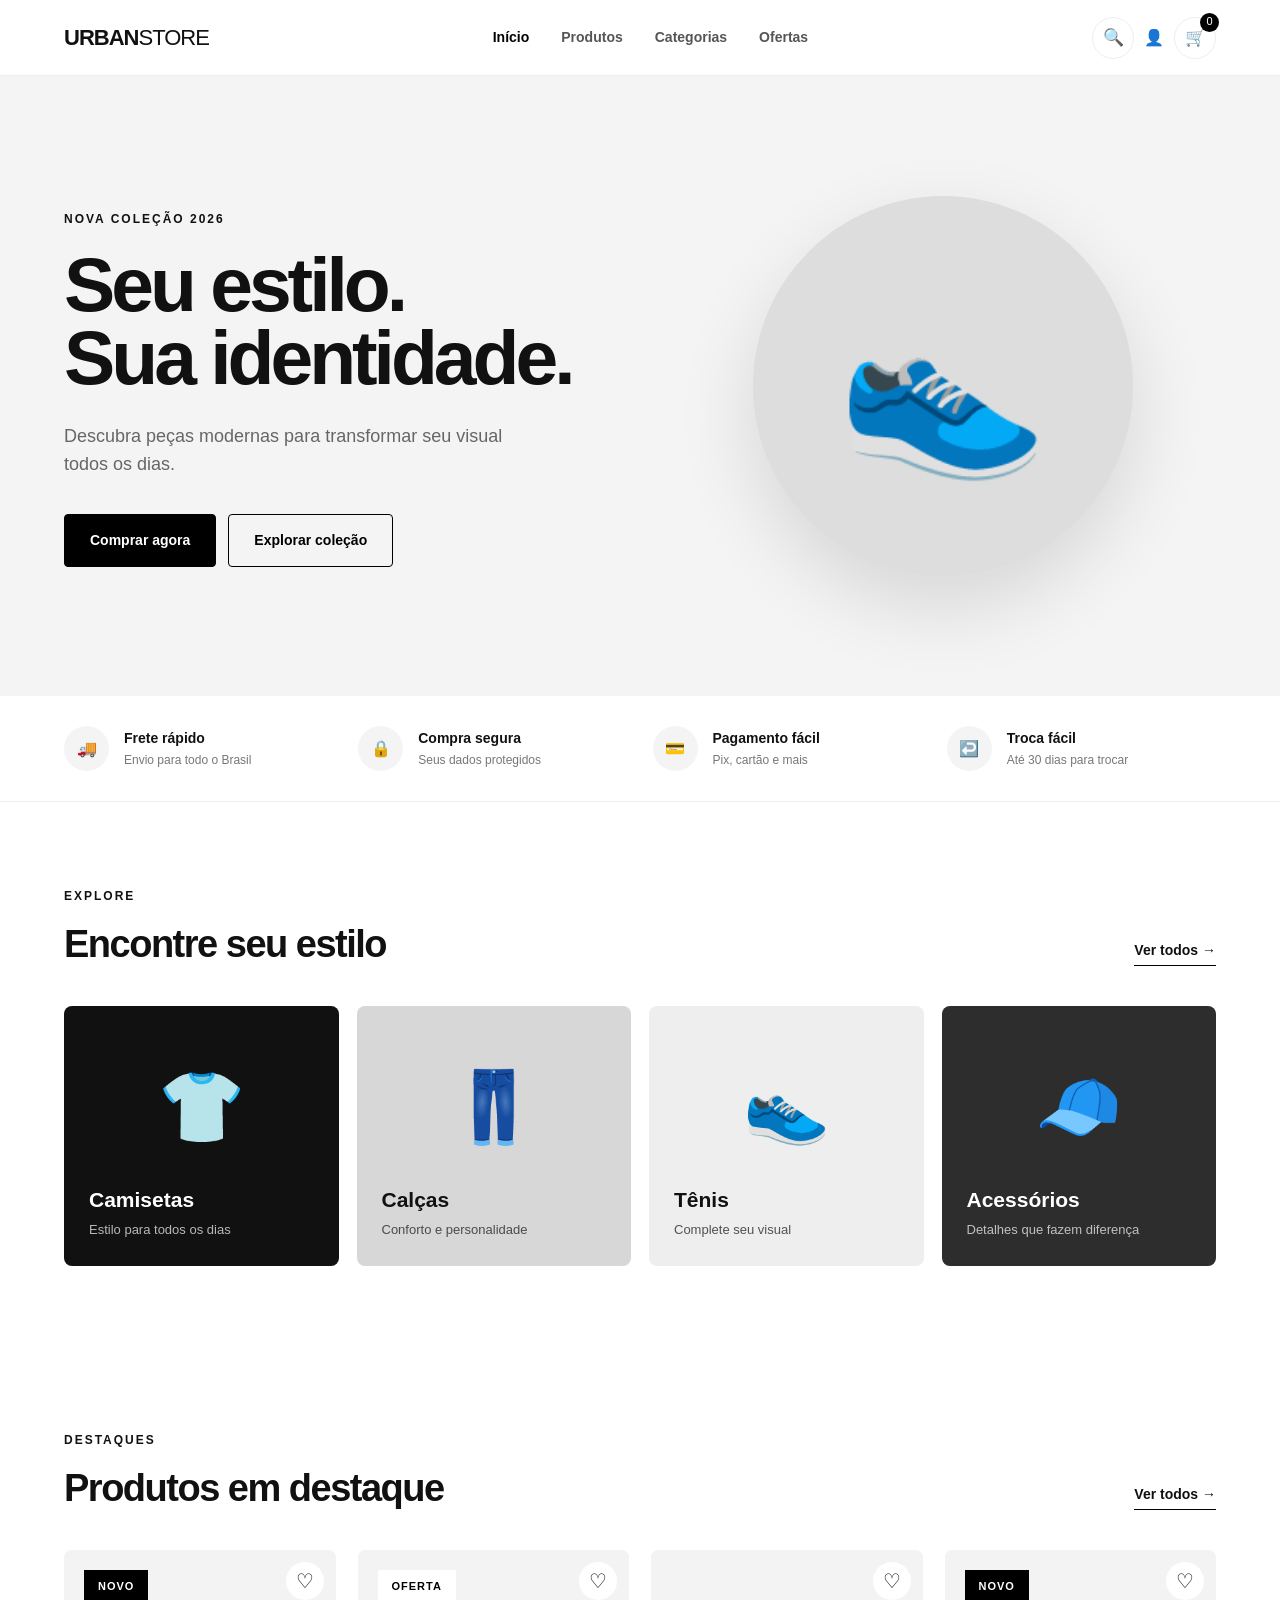
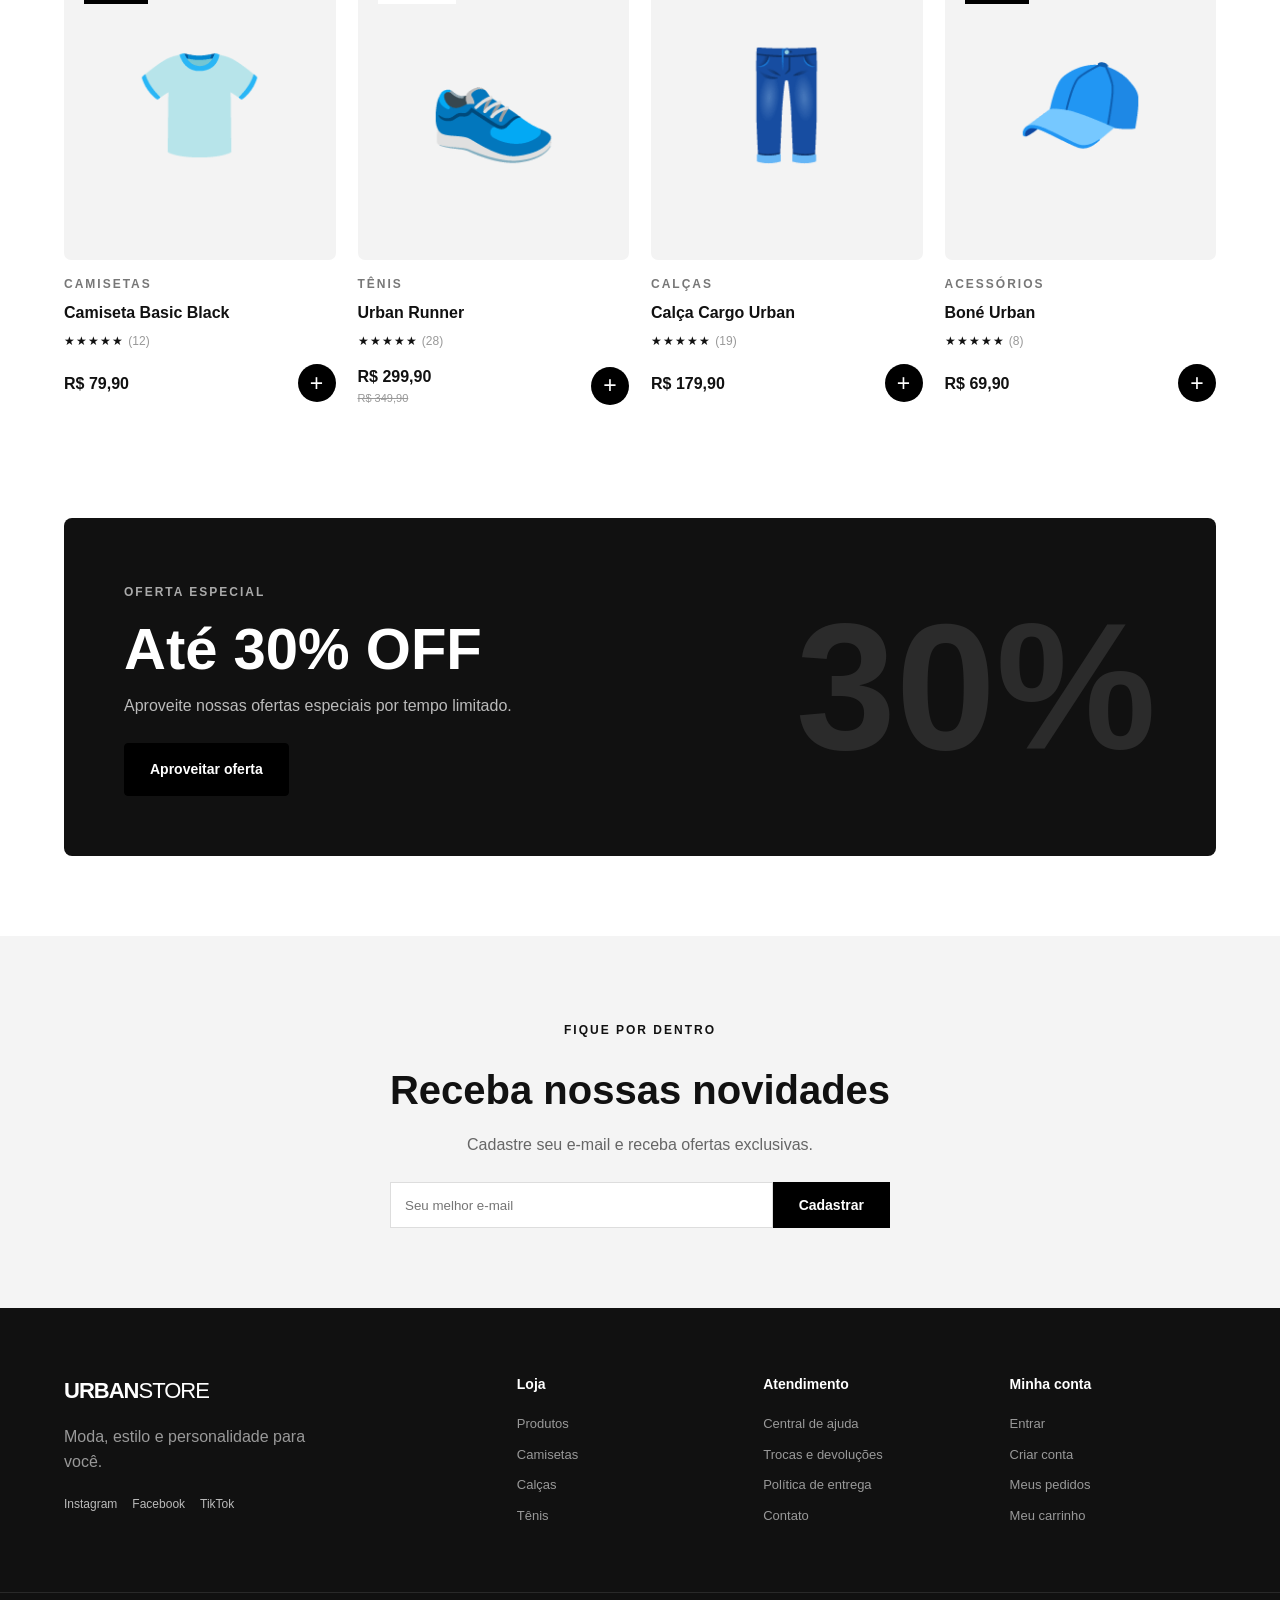
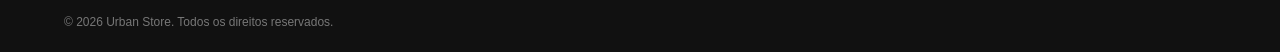
<file: index.html>
<!DOCTYPE html>
<html lang="pt-BR">
<head>
    <meta charset="UTF-8">
    <meta name="viewport" content="width=device-width, initial-scale=1.0">

    <title>Urban Store | Moda e Estilo</title>

    <meta name="description"
        content="Urban Store - Moda masculina, tênis e acessórios para seu estilo.">

    <link rel="stylesheet" href="css/style.css">
</head>

<body>

    <!-- ================= HEADER ================= -->

    <header class="header">

        <div class="container header-content">

            <a href="index.html" class="logo">
                URBAN<span>STORE</span>
            </a>

            <nav class="nav" id="nav">

                <a href="index.html" class="active">Início</a>
                <a href="produtos.html">Produtos</a>
                <a href="#categorias">Categorias</a>
                <a href="#ofertas">Ofertas</a>

            </nav>

            <div class="header-actions">

                <button class="icon-button" aria-label="Pesquisar">
                    🔍
                </button>

                <a
    href="login.html"
    class="icon-link"
    id="account-link"
    onclick="abrirMinhaConta(event)">
    👤
</a>

                <a href="carrinho.html" class="cart-button">
                    🛒
                    <span id="cart-count">0</span>
                </a>

                <button class="menu-button" id="menu-button">
                    ☰
                </button>

            </div>

        </div>

    </header>

    <script>
    const accountLink = document.getElementById("account-link");

    if (accountLink) {

        accountLink.addEventListener("click", function (event) {

            event.preventDefault();

            const loggedUser = localStorage.getItem("urbanLoggedUser");

            if (loggedUser) {
                window.location.href = "conta.html";
            } else {
                window.location.href = "login.html";
            }

        }, true);

    }
</script>

    <!-- ================= HERO ================= -->

    <main>

        <section class="hero">

            <div class="container hero-content">

                <div class="hero-text">

                    <span class="hero-tag">
                        NOVA COLEÇÃO 2026
                    </span>

                    <h1>
                        Seu estilo.
                        <br>
                        Sua identidade.
                    </h1>

                    <p>
                        Descubra peças modernas para transformar
                        seu visual todos os dias.
                    </p>

                    <div class="hero-buttons">

                        <a href="produtos.html" class="btn btn-primary">
                            Comprar agora
                        </a>

                        <a href="#categorias" class="btn btn-outline">
                            Explorar coleção
                        </a>

                    </div>

                </div>

                <div class="hero-image">

                    <div class="hero-product">
                        👟
                    </div>

                </div>

            </div>

        </section>


        <!-- ================= BENEFÍCIOS ================= -->

        <section class="benefits">

            <div class="container benefits-grid">

                <div class="benefit">

                    <div class="benefit-icon">
                        🚚
                    </div>

                    <div>
                        <h3>Frete rápido</h3>
                        <p>Envio para todo o Brasil</p>
                    </div>

                </div>

                <div class="benefit">

                    <div class="benefit-icon">
                        🔒
                    </div>

                    <div>
                        <h3>Compra segura</h3>
                        <p>Seus dados protegidos</p>
                    </div>

                </div>

                <div class="benefit">

                    <div class="benefit-icon">
                        💳
                    </div>

                    <div>
                        <h3>Pagamento fácil</h3>
                        <p>Pix, cartão e mais</p>
                    </div>

                </div>

                <div class="benefit">

                    <div class="benefit-icon">
                        ↩️
                    </div>

                    <div>
                        <h3>Troca fácil</h3>
                        <p>Até 30 dias para trocar</p>
                    </div>

                </div>

            </div>

        </section>


        <!-- ================= CATEGORIAS ================= -->

        <section class="categories section" id="categorias">

            <div class="container">

                <div class="section-header">

                    <div>
                        <span class="section-tag">
                            EXPLORE
                        </span>

                        <h2>
                            Encontre seu estilo
                        </h2>
                    </div>

                    <a href="produtos.html" class="see-all">
                        Ver todos →
                    </a>

                </div>


                <div class="category-grid">

                    <a href="produtos.html?categoria=camisetas"
                        class="category-card category-black">

                        <div class="category-icon">
                            👕
                        </div>

                        <div class="category-info">
                            <h3>Camisetas</h3>
                            <p>Estilo para todos os dias</p>
                        </div>

                    </a>


                    <a href="produtos.html?categoria=calcas"
                        class="category-card category-gray">

                        <div class="category-icon">
                            👖
                        </div>

                        <div class="category-info">
                            <h3>Calças</h3>
                            <p>Conforto e personalidade</p>
                        </div>

                    </a>


                    <a href="produtos.html?categoria=tenis"
                        class="category-card category-light">

                        <div class="category-icon">
                            👟
                        </div>

                        <div class="category-info">
                            <h3>Tênis</h3>
                            <p>Complete seu visual</p>
                        </div>

                    </a>


                    <a href="produtos.html?categoria=acessorios"
                        class="category-card category-dark">

                        <div class="category-icon">
                            🧢
                        </div>

                        <div class="category-info">
                            <h3>Acessórios</h3>
                            <p>Detalhes que fazem diferença</p>
                        </div>

                    </a>

                </div>

            </div>

        </section>


        <!-- ================= PRODUTOS ================= -->

        <section class="products section">

            <div class="container">

                <div class="section-header">

                    <div>

                        <span class="section-tag">
                            DESTAQUES
                        </span>

                        <h2>
                            Produtos em destaque
                        </h2>

                    </div>

                    <a href="produtos.html" class="see-all">
                        Ver todos →
                    </a>

                </div>


                <div class="product-grid">


                    <!-- PRODUTO 1 -->

                    <article class="product-card">

                        <div class="product-image">

                            <span class="product-badge">
                                NOVO
                            </span>

                            <button class="favorite-button">
                                ♡
                            </button>

                            <div class="product-placeholder">
                                👕
                            </div>

                        </div>

                        <div class="product-info">

                            <span class="product-category">
                                CAMISETAS
                            </span>

                            <h3>
                                Camiseta Basic Black
                            </h3>

                            <div class="rating">
                                ★★★★★
                                <span>(12)</span>
                            </div>

                            <div class="product-bottom">

                                <strong>
                                    R$ 79,90
                                </strong>

                                <button
                                    class="add-cart"
                                    data-name="Camiseta Basic Black"
                                    data-price="79.90">
                                    +
                                </button>

                            </div>

                        </div>

                    </article>


                    <!-- PRODUTO 2 -->

                    <article class="product-card">

                        <div class="product-image">

                            <span class="product-badge sale">
                                OFERTA
                            </span>

                            <button class="favorite-button">
                                ♡
                            </button>

                            <div class="product-placeholder">
                                👟
                            </div>

                        </div>

                        <div class="product-info">

                            <span class="product-category">
                                TÊNIS
                            </span>

                            <h3>
                                Urban Runner
                            </h3>

                            <div class="rating">
                                ★★★★★
                                <span>(28)</span>
                            </div>

                            <div class="product-bottom">

                                <div>

                                    <strong>
                                        R$ 299,90
                                    </strong>

                                    <del>
                                        R$ 349,90
                                    </del>

                                </div>

                                <button
                                    class="add-cart"
                                    data-name="Urban Runner"
                                    data-price="299.90">
                                    +
                                </button>

                            </div>

                        </div>

                    </article>


                    <!-- PRODUTO 3 -->

                    <article class="product-card">

                        <div class="product-image">

                            <button class="favorite-button">
                                ♡
                            </button>

                            <div class="product-placeholder">
                                👖
                            </div>

                        </div>

                        <div class="product-info">

                            <span class="product-category">
                                CALÇAS
                            </span>

                            <h3>
                                Calça Cargo Urban
                            </h3>

                            <div class="rating">
                                ★★★★★
                                <span>(19)</span>
                            </div>

                            <div class="product-bottom">

                                <strong>
                                    R$ 179,90
                                </strong>

                                <button
                                    class="add-cart"
                                    data-name="Calça Cargo Urban"
                                    data-price="179.90">
                                    +
                                </button>

                            </div>

                        </div>

                    </article>


                    <!-- PRODUTO 4 -->

                    <article class="product-card">

                        <div class="product-image">

                            <span class="product-badge">
                                NOVO
                            </span>

                            <button class="favorite-button">
                                ♡
                            </button>

                            <div class="product-placeholder">
                                🧢
                            </div>

                        </div>

                        <div class="product-info">

                            <span class="product-category">
                                ACESSÓRIOS
                            </span>

                            <h3>
                                Boné Urban
                            </h3>

                            <div class="rating">
                                ★★★★★
                                <span>(8)</span>
                            </div>

                            <div class="product-bottom">

                                <strong>
                                    R$ 69,90
                                </strong>

                                <button
                                    class="add-cart"
                                    data-name="Boné Urban"
                                    data-price="69.90">
                                    +
                                </button>

                            </div>

                        </div>

                    </article>

                </div>

            </div>

        </section>


        <!-- ================= OFERTA ================= -->

        <section class="offer section" id="ofertas">

            <div class="container">

                <div class="offer-content">

                    <div>

                        <span class="section-tag">
                            OFERTA ESPECIAL
                        </span>

                        <h2>
                            Até 30% OFF
                        </h2>

                        <p>
                            Aproveite nossas ofertas especiais
                            por tempo limitado.
                        </p>

                        <a href="produtos.html" class="btn btn-primary">
                            Aproveitar oferta
                        </a>

                    </div>

                    <div class="offer-number">
                        30%
                    </div>

                </div>

            </div>

        </section>


        <!-- ================= NEWSLETTER ================= -->

        <section class="newsletter section">

            <div class="container">

                <div class="newsletter-content">

                    <span class="section-tag">
                        FIQUE POR DENTRO
                    </span>

                    <h2>
                        Receba nossas novidades
                    </h2>

                    <p>
                        Cadastre seu e-mail e receba ofertas
                        exclusivas.
                    </p>

                    <form id="newsletter-form">

                        <input
                            type="email"
                            id="newsletter-email"
                            placeholder="Seu melhor e-mail"
                            required>

                        <button type="submit" class="btn btn-primary">
                            Cadastrar
                        </button>

                    </form>

                </div>

            </div>

        </section>

    </main>


    <!-- ================= FOOTER ================= -->

    <footer class="footer">

        <div class="container footer-grid">

            <div class="footer-brand">

                <a href="index.html" class="logo">
                    URBAN<span>STORE</span>
                </a>

                <p>
                    Moda, estilo e personalidade
                    para você.
                </p>

                <div class="socials">

                    <a href="#">Instagram</a>
                    <a href="#">Facebook</a>
                    <a href="#">TikTok</a>

                </div>

            </div>


            <div class="footer-column">

                <h3>Loja</h3>

                <a href="produtos.html">Produtos</a>
                <a href="produtos.html?categoria=camisetas">Camisetas</a>
                <a href="produtos.html?categoria=calcas">Calças</a>
                <a href="produtos.html?categoria=tenis">Tênis</a>

            </div>


            <div class="footer-column">

                <h3>Atendimento</h3>

                <a href="#">Central de ajuda</a>
                <a href="#">Trocas e devoluções</a>
                <a href="#">Política de entrega</a>
                <a href="#">Contato</a>

            </div>


            <div class="footer-column">

                <h3>Minha conta</h3>

                <a href="login.html">Entrar</a>
                <a href="cadastro.html">Criar conta</a>
                <a href="pedidos.html">Meus pedidos</a>
                <a href="carrinho.html">Meu carrinho</a>

            </div>

        </div>


        <div class="footer-bottom">

            <div class="container">

                <p>
                    © 2026 Urban Store. Todos os direitos reservados.
                </p>

            </div>

        </div>

    </footer>


    <!-- ================= JAVASCRIPT ================= -->

    <script src="js/script.js"></script>

</body>
</html>
</file>
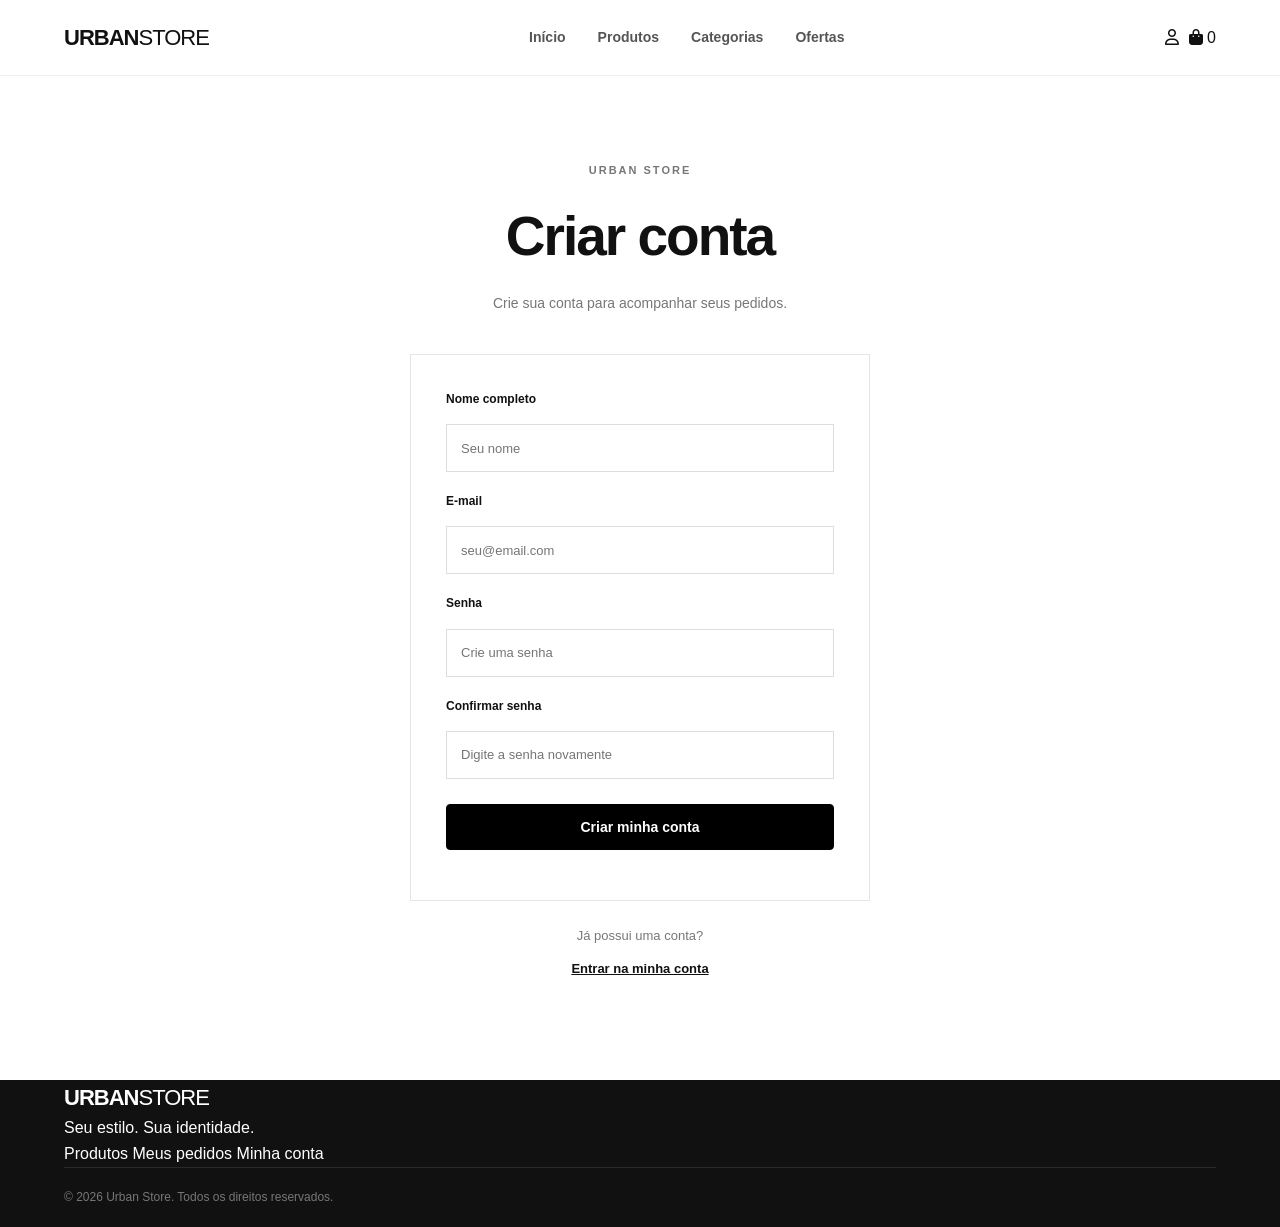
<file: cadastro.html>
<!DOCTYPE html>
<html lang="pt-BR">

<head>

    <meta charset="UTF-8">

    <meta
        name="viewport"
        content="width=device-width, initial-scale=1.0">

    <title>Criar conta | Urban Store</title>

    <link
        rel="stylesheet"
        href="css/style.css">

    <link
        rel="stylesheet"
        href="https://cdnjs.cloudflare.com/ajax/libs/font-awesome/6.5.2/css/all.min.css">

</head>

<body>


    <!-- HEADER -->

    <header class="header">

        <div class="container header-content">

            <a href="index.html" class="logo">
                URBAN<span>STORE</span>
            </a>

            <nav class="nav" id="nav">

                <a href="index.html">
                    Início
                </a>

                <a href="produtos.html">
                    Produtos
                </a>

                <a href="produtos.html">
                    Categorias
                </a>

                <a href="produtos.html">
                    Ofertas
                </a>

            </nav>

            <div class="header-actions">

                <a href="login.html" class="header-icon">
                    <i class="fa-regular fa-user"></i>
                </a>

                <a
                    href="carrinho.html"
                    class="header-icon cart-icon">

                    <i class="fa-solid fa-bag-shopping"></i>

                    <span id="cart-count">
                        0
                    </span>

                </a>

                <button
                    class="menu-button"
                    id="menu-button">

                    <i class="fa-solid fa-bars"></i>

                </button>

            </div>

        </div>

    </header>


    <!-- CADASTRO -->

    <main class="auth-page">

        <div class="auth-container">

            <div class="auth-header">

                <span>
                    URBAN STORE
                </span>

                <h1>
                    Criar conta
                </h1>

                <p>
                    Crie sua conta para acompanhar seus pedidos.
                </p>

            </div>


            <form
                id="register-form"
                class="auth-form">


                <div class="form-group">

                    <label for="register-name">
                        Nome completo
                    </label>

                    <input
                        type="text"
                        id="register-name"
                        placeholder="Seu nome"
                        required>

                </div>


                <div class="form-group">

                    <label for="register-email">
                        E-mail
                    </label>

                    <input
                        type="email"
                        id="register-email"
                        placeholder="seu@email.com"
                        required>

                </div>


                <div class="form-group">

                    <label for="register-password">
                        Senha
                    </label>

                    <input
                        type="password"
                        id="register-password"
                        placeholder="Crie uma senha"
                        minlength="6"
                        required>

                </div>


                <div class="form-group">

                    <label for="register-confirm">
                        Confirmar senha
                    </label>

                    <input
                        type="password"
                        id="register-confirm"
                        placeholder="Digite a senha novamente"
                        minlength="6"
                        required>

                </div>


                <button
                    type="submit"
                    class="btn btn-primary auth-button">

                    Criar minha conta

                </button>


                <div
                    id="register-message"
                    class="auth-message">
                </div>

            </form>


            <div class="auth-footer">

                <p>
                    Já possui uma conta?
                </p>

                <a href="login.html">
                    Entrar na minha conta
                </a>

            </div>

        </div>

    </main>


    <!-- FOOTER -->

    <footer class="footer">

        <div class="container">

            <div class="footer-content">

                <div>

                    <a href="index.html" class="logo">
                        URBAN<span>STORE</span>
                    </a>

                    <p>
                        Seu estilo. Sua identidade.
                    </p>

                </div>

                <div class="footer-links">

                    <a href="produtos.html">
                        Produtos
                    </a>

                    <a href="pedidos.html">
                        Meus pedidos
                    </a>

                    <a href="login.html">
                        Minha conta
                    </a>

                </div>

            </div>

            <div class="footer-bottom">

                <p>
                    © 2026 Urban Store. Todos os direitos reservados.
                </p>

            </div>

        </div>

    </footer>


    <script src="js/script.js"></script>

</body>

</html>
</file>
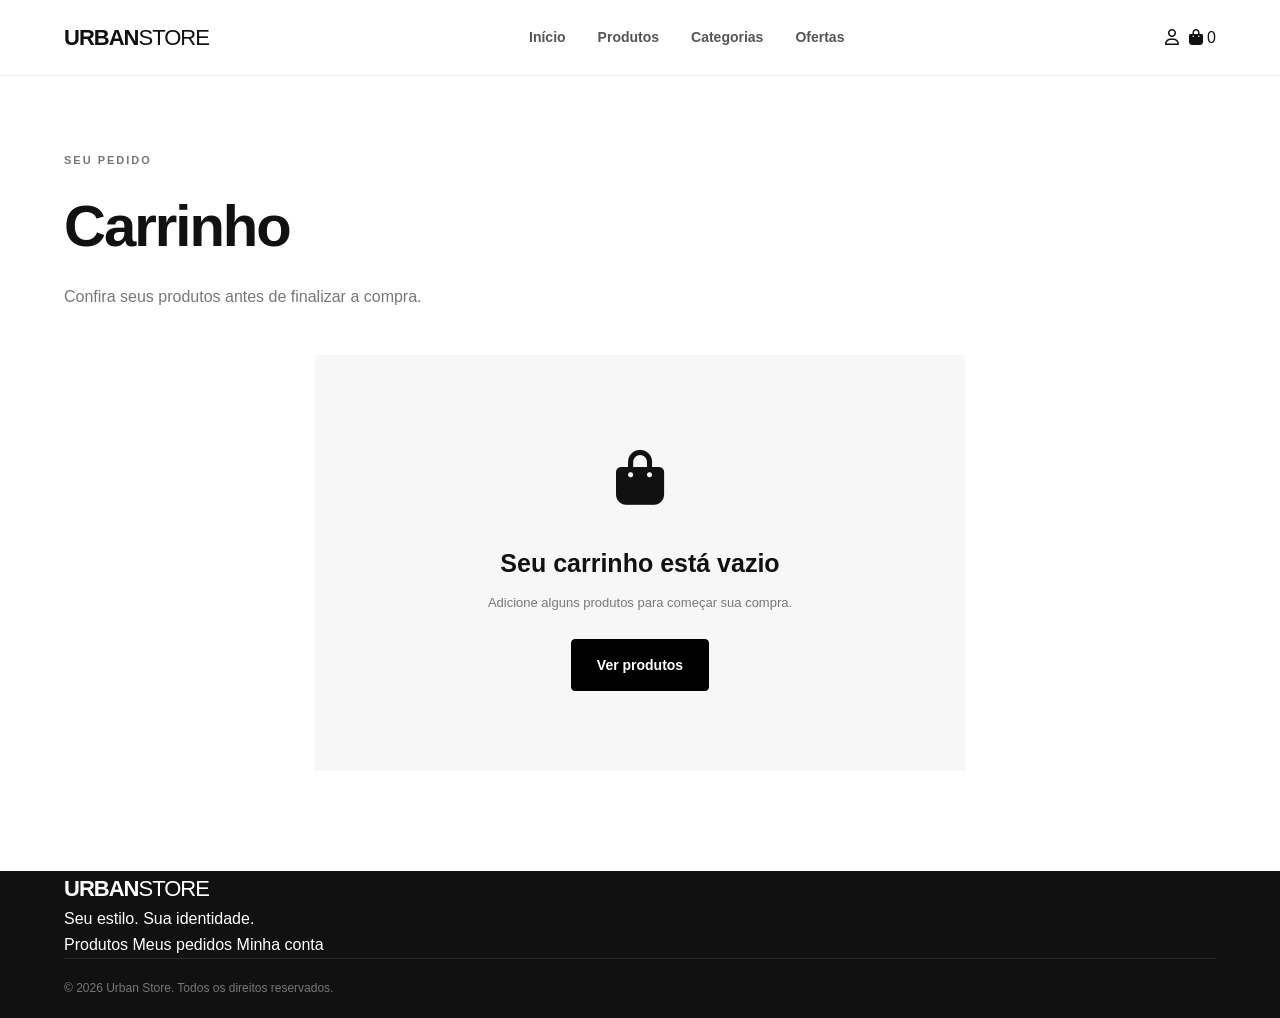
<file: carrinho.html>
<!DOCTYPE html>
<html lang="pt-BR">

<head>

    <meta charset="UTF-8">

    <meta
        name="viewport"
        content="width=device-width, initial-scale=1.0">

    <title>Carrinho | Urban Store</title>

    <link
        rel="stylesheet"
        href="css/style.css">

    <link
        rel="stylesheet"
        href="https://cdnjs.cloudflare.com/ajax/libs/font-awesome/6.5.2/css/all.min.css">

</head>

<body>


    <!-- HEADER -->

    <header class="header">

        <div class="container header-content">

            <a href="index.html" class="logo">
                URBAN<span>STORE</span>
            </a>

            <nav class="nav" id="nav">

                <a href="index.html">
                    Início
                </a>

                <a href="produtos.html">
                    Produtos
                </a>

                <a href="produtos.html">
                    Categorias
                </a>

                <a href="produtos.html">
                    Ofertas
                </a>

            </nav>

            <div class="header-actions">

                <a
                    href="conta.html"
                    class="header-icon">

                    <i class="fa-regular fa-user"></i>

                </a>

                <a
                    href="carrinho.html"
                    class="header-icon cart-icon">

                    <i class="fa-solid fa-bag-shopping"></i>

                    <span id="cart-count">
                        0
                    </span>

                </a>

                <button
                    class="menu-button"
                    id="menu-button">

                    <i class="fa-solid fa-bars"></i>

                </button>

            </div>

        </div>

    </header>


    <!-- CARRINHO -->

    <main class="cart-page">

        <div class="container">


            <div class="cart-title">

                <span>
                    SEU PEDIDO
                </span>

                <h1>
                    Carrinho
                </h1>

                <p>
                    Confira seus produtos antes de finalizar a compra.
                </p>

            </div>


            <!-- CARRINHO VAZIO -->

            <div
                id="empty-cart"
                class="empty-cart">

                <div class="empty-cart-icon">

                    <i class="fa-solid fa-bag-shopping"></i>

                </div>

                <h2>
                    Seu carrinho está vazio
                </h2>

                <p>
                    Adicione alguns produtos para começar sua compra.
                </p>

                <a
                    href="produtos.html"
                    class="btn btn-primary">

                    Ver produtos

                </a>

            </div>


            <!-- CONTEÚDO -->

            <div
                id="cart-content"
                class="cart-content">


                <!-- PRODUTOS -->

                <section class="cart-products">


                    <div class="cart-products-header">

                        <span>
                            Produto
                        </span>

                        <span>
                            Preço
                        </span>

                        <span>
                            Quantidade
                        </span>

                        <span>
                            Total
                        </span>

                    </div>


                    <div id="cart-items">
                    </div>


                    <div class="cart-actions">

                        <a
                            href="produtos.html"
                            class="btn btn-outline">

                            <i class="fa-solid fa-arrow-left"></i>

                            Continuar comprando

                        </a>


                        <button
                            id="clear-cart"
                            class="clear-cart">

                            <i class="fa-solid fa-trash"></i>

                            Limpar carrinho

                        </button>

                    </div>

                </section>


                <!-- RESUMO -->

                <aside class="cart-summary">

                    <h2>
                        Resumo
                    </h2>


                    <div class="summary-line">

                        <span>
                            Subtotal
                        </span>

                        <strong id="cart-subtotal">
                            R$ 0,00
                        </strong>

                    </div>


                    <div class="summary-line">

                        <span>
                            Frete
                        </span>

                        <strong id="cart-shipping">
                            R$ 19,90
                        </strong>

                    </div>


                    <div
                        id="free-shipping-message"
                        class="free-shipping-message">

                        Frete grátis acima de R$250

                    </div>


                    <div class="summary-total">

                        <span>
                            Total
                        </span>

                        <strong id="cart-total">
                            R$ 0,00
                        </strong>

                    </div>


                    <a
                        href="checkout.html"
                        id="checkout-button"
                        class="btn btn-primary checkout-button">

                        Finalizar compra

                        <i class="fa-solid fa-arrow-right"></i>

                    </a>


                    <div class="cart-security">

                        <div>

                            <i class="fa-solid fa-shield-halved"></i>

                            <span>
                                Compra segura
                            </span>

                        </div>

                        <div>

                            <i class="fa-solid fa-truck"></i>

                            <span>
                                Entrega rápida
                            </span>

                        </div>

                    </div>

                </aside>

            </div>

        </div>

    </main>


    <!-- FOOTER -->

    <footer class="footer">

        <div class="container">

            <div class="footer-content">

                <div>

                    <a
                        href="index.html"
                        class="logo">

                        URBAN<span>STORE</span>

                    </a>

                    <p>
                        Seu estilo. Sua identidade.
                    </p>

                </div>


                <div class="footer-links">

                    <a href="produtos.html">
                        Produtos
                    </a>

                    <a href="pedidos.html">
                        Meus pedidos
                    </a>

                    <a href="conta.html">
                        Minha conta
                    </a>

                </div>

            </div>


            <div class="footer-bottom">

                <p>
                    © 2026 Urban Store. Todos os direitos reservados.
                </p>

            </div>

        </div>

    </footer>


    <script src="js/script.js"></script>


    <!-- SISTEMA DO CARRINHO -->

    <script>

        const cartItems =
            document.getElementById("cart-items");

        const cartContent =
            document.getElementById("cart-content");

        const emptyCart =
            document.getElementById("empty-cart");

        const cartSubtotal =
            document.getElementById("cart-subtotal");

        const cartShipping =
            document.getElementById("cart-shipping");

        const cartTotal =
            document.getElementById("cart-total");

        const freeShippingMessage =
            document.getElementById(
                "free-shipping-message"
            );

        const clearCartButton =
            document.getElementById("clear-cart");


        function formatMoney(value) {

            return Number(value).toLocaleString(
                "pt-BR",
                {
                    style: "currency",
                    currency: "BRL"
                }
            );

        }


        function getCart() {

            return JSON.parse(
                localStorage.getItem(
                    "urbanCart"
                )
            ) || [];

        }


        function saveCart(cart) {

            localStorage.setItem(
                "urbanCart",
                JSON.stringify(cart)
            );

        }


        function renderCart() {

            const cart = getCart();


            if (cart.length === 0) {

                cartContent.style.display =
                    "none";

                emptyCart.style.display =
                    "block";

                return;

            }


            cartContent.style.display =
                "grid";

            emptyCart.style.display =
                "none";


            let subtotal = 0;

            let html = "";


            cart.forEach(
                function (item, index) {

                    const itemTotal =
                        Number(item.price) *
                        Number(item.quantity);


                    subtotal += itemTotal;


                    html += `

                        <div class="cart-item">

                            <div class="cart-product">

                                <a
                                    href="produtos.html"
                                    class="cart-product-image">

                                    <img
                                        src="${
                                            item.image ||
                                            "https://images.unsplash.com/photo-1521572163474-6864f9cf17ab?auto=format&fit=crop&w=300&q=80"
                                        }"
                                        alt="${item.name}">

                                </a>


                                <div class="cart-product-info">

                                    <span>
                                        URBAN STORE
                                    </span>

                                    <h3>
                                        ${item.name}
                                    </h3>

                                    ${
                                        item.size
                                            ? `
                                                <p>
                                                    Tamanho:
                                                    <strong>
                                                        ${item.size}
                                                    </strong>
                                                </p>
                                            `
                                            : ""
                                    }

                                    <button
                                        class="remove-item"
                                        data-index="${index}">

                                        <i class="fa-solid fa-trash"></i>

                                        Remover

                                    </button>

                                </div>

                            </div>


                            <div class="cart-item-price">

                                ${formatMoney(item.price)}

                            </div>


                            <div class="cart-quantity">

                                <button
                                    class="quantity-btn"
                                    data-action="minus"
                                    data-index="${index}">

                                    −

                                </button>

                                <span>
                                    ${item.quantity}
                                </span>

                                <button
                                    class="quantity-btn"
                                    data-action="plus"
                                    data-index="${index}">

                                    +

                                </button>

                            </div>


                            <div class="cart-item-total">

                                ${formatMoney(itemTotal)}

                            </div>

                        </div>

                    `;

                }
            );


            cartItems.innerHTML = html;


            let shipping = 19.90;


            if (subtotal >= 250) {

                shipping = 0;

            }


            const total =
                subtotal + shipping;


            cartSubtotal.textContent =
                formatMoney(subtotal);


            cartShipping.textContent =
                shipping === 0
                    ? "GRÁTIS"
                    : formatMoney(shipping);


            cartTotal.textContent =
                formatMoney(total);


            if (shipping === 0) {

                freeShippingMessage.textContent =
                    "🎉 Você ganhou frete grátis!";

            } else {

                const remaining =
                    250 - subtotal;

                freeShippingMessage.textContent =
                    "Faltam " +
                    formatMoney(remaining) +
                    " para frete grátis.";

            }


            addCartEvents();

        }


        function addCartEvents() {


            const quantityButtons =
                document.querySelectorAll(
                    ".quantity-btn"
                );


            quantityButtons.forEach(
                function (button) {

                    button.addEventListener(
                        "click",
                        function () {

                            const index =
                                Number(
                                    button.dataset.index
                                );

                            const action =
                                button.dataset.action;


                            const cart =
                                getCart();


                            if (action === "plus") {

                                cart[index].quantity++;

                            }


                            if (
                                action === "minus"
                            ) {

                                if (
                                    cart[index].quantity > 1
                                ) {

                                    cart[index].quantity--;

                                }

                            }


                            saveCart(cart);

                            renderCart();


                            if (
                                typeof updateCartCount ===
                                "function"
                            ) {

                                updateCartCount();

                            }

                        }
                    );

                }
            );


            const removeButtons =
                document.querySelectorAll(
                    ".remove-item"
                );


            removeButtons.forEach(
                function (button) {

                    button.addEventListener(
                        "click",
                        function () {

                            const index =
                                Number(
                                    button.dataset.index
                                );


                            const cart =
                                getCart();


                            cart.splice(
                                index,
                                1
                            );


                            saveCart(cart);

                            renderCart();


                            if (
                                typeof updateCartCount ===
                                "function"
                            ) {

                                updateCartCount();

                            }

                        }
                    );

                }
            );

        }


        clearCartButton.addEventListener(
            "click",
            function () {

                const cart =
                    getCart();


                if (cart.length === 0) {

                    return;

                }


                const confirmation =
                    confirm(
                        "Tem certeza que deseja limpar o carrinho?"
                    );


                if (!confirmation) {

                    return;

                }


                localStorage.removeItem(
                    "urbanCart"
                );


                renderCart();


                if (
                    typeof updateCartCount ===
                    "function"
                ) {

                    updateCartCount();

                }

            }
        );


        renderCart();

    </script>

</body>

</html>
</file>
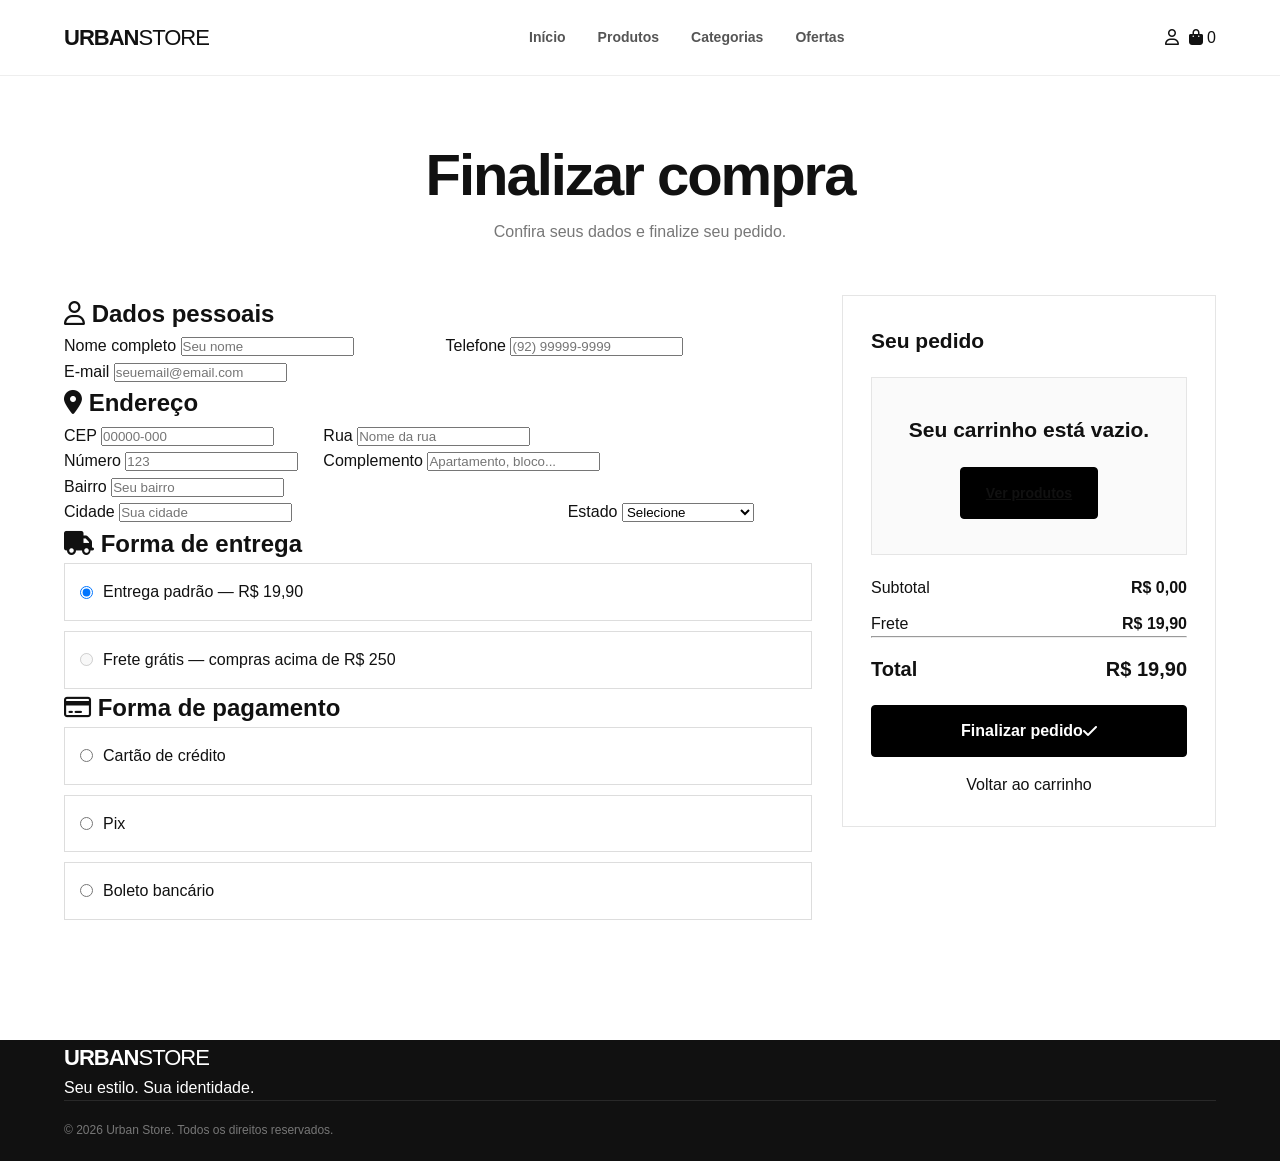
<file: checkout.html>
<!DOCTYPE html>
<html lang="pt-BR">

<head>

    <meta charset="UTF-8">

    <meta
        name="viewport"
        content="width=device-width, initial-scale=1.0">

    <title>Checkout | Urban Store</title>

    <link
        rel="stylesheet"
        href="css/style.css">

    <link
        rel="stylesheet"
        href="https://cdnjs.cloudflare.com/ajax/libs/font-awesome/6.5.2/css/all.min.css">

</head>

<body>


<header class="header">

    <div class="container header-content">

        <a
            href="index.html"
            class="logo">

            URBAN<span>STORE</span>

        </a>


        <nav
            class="nav"
            id="nav">

            <a href="index.html">
                Início
            </a>

            <a href="produtos.html">
                Produtos
            </a>

            <a href="produtos.html?categoria=camisetas">
                Categorias
            </a>

            <a href="produtos.html?categoria=camisetas">
                Ofertas
            </a>

        </nav>


        <div class="header-actions">

            <a
                href="login.html"
                class="header-icon">

                <i class="fa-regular fa-user"></i>

            </a>


            <a
                href="carrinho.html"
                class="header-icon cart-icon">

                <i class="fa-solid fa-bag-shopping"></i>

                <span id="cart-count">
                    0
                </span>

            </a>


            <button
                class="menu-button"
                id="menu-button">

                <i class="fa-solid fa-bars"></i>

            </button>

        </div>

    </div>

</header>


<main class="checkout-page">

    <div class="container">


        <div class="page-title">

            <h1>
                Finalizar compra
            </h1>

            <p>
                Confira seus dados e finalize seu pedido.
            </p>

        </div>


        <div
            class="checkout-layout"
            style="
                display:grid;
                grid-template-columns:minmax(0,2fr) minmax(300px,1fr);
                gap:30px;
                align-items:start;
            "
        >


            <!-- DADOS -->

            <div>


                <section class="checkout-section">

                    <h2>
                        <i class="fa-regular fa-user"></i>
                        Dados pessoais
                    </h2>


                    <div
                        style="
                            display:grid;
                            grid-template-columns:1fr 1fr;
                            gap:15px;
                        "
                    >

                        <div>

                            <label for="name">
                                Nome completo
                            </label>

                            <input
                                type="text"
                                id="name"
                                placeholder="Seu nome"
                            >

                        </div>


                        <div>

                            <label for="phone">
                                Telefone
                            </label>

                            <input
                                type="text"
                                id="phone"
                                placeholder="(92) 99999-9999"
                            >

                        </div>

                    </div>


                    <label for="email">
                        E-mail
                    </label>

                    <input
                        type="email"
                        id="email"
                        placeholder="seuemail@email.com"
                    >

                </section>


                <!-- ENDEREÇO -->

                <section class="checkout-section">

                    <h2>
                        <i class="fa-solid fa-location-dot"></i>
                        Endereço
                    </h2>


                    <div
                        style="
                            display:grid;
                            grid-template-columns:1fr 2fr;
                            gap:15px;
                        "
                    >

                        <div>

                            <label for="cep">
                                CEP
                            </label>

                            <input
                                type="text"
                                id="cep"
                                placeholder="00000-000"
                            >

                        </div>


                        <div>

                            <label for="street">
                                Rua
                            </label>

                            <input
                                type="text"
                                id="street"
                                placeholder="Nome da rua"
                            >

                        </div>

                    </div>


                    <div
                        style="
                            display:grid;
                            grid-template-columns:1fr 2fr;
                            gap:15px;
                        "
                    >

                        <div>

                            <label for="number">
                                Número
                            </label>

                            <input
                                type="text"
                                id="number"
                                placeholder="123"
                            >

                        </div>


                        <div>

                            <label for="complement">
                                Complemento
                            </label>

                            <input
                                type="text"
                                id="complement"
                                placeholder="Apartamento, bloco..."
                            >

                        </div>

                    </div>


                    <label for="neighborhood">
                        Bairro
                    </label>

                    <input
                        type="text"
                        id="neighborhood"
                        placeholder="Seu bairro"
                    >


                    <div
                        style="
                            display:grid;
                            grid-template-columns:2fr 1fr;
                            gap:15px;
                        "
                    >

                        <div>

                            <label for="city">
                                Cidade
                            </label>

                            <input
                                type="text"
                                id="city"
                                placeholder="Sua cidade"
                            >

                        </div>


                        <div>

                            <label for="state">
                                Estado
                            </label>

                            <select id="state">

                                <option value="">
                                    Selecione
                                </option>

                                <option value="AM">
                                    Amazonas
                                </option>

                                <option value="AC">
                                    Acre
                                </option>

                                <option value="PA">
                                    Pará
                                </option>

                                <option value="RO">
                                    Rondônia
                                </option>

                                <option value="RR">
                                    Roraima
                                </option>

                                <option value="SP">
                                    São Paulo
                                </option>

                                <option value="RJ">
                                    Rio de Janeiro
                                </option>

                                <option value="MG">
                                    Minas Gerais
                                </option>

                                <option value="PR">
                                    Paraná
                                </option>

                                <option value="SC">
                                    Santa Catarina
                                </option>

                                <option value="RS">
                                    Rio Grande do Sul
                                </option>

                            </select>

                        </div>

                    </div>

                </section>


                <!-- FRETE -->

                <section class="checkout-section">

                    <h2>
                        <i class="fa-solid fa-truck"></i>
                        Forma de entrega
                    </h2>


                    <label
                        style="
                            display:flex;
                            gap:10px;
                            align-items:center;
                            padding:15px;
                            border:1px solid #ddd;
                            margin-bottom:10px;
                            cursor:pointer;
                        "
                    >

                        <input
                            type="radio"
                            name="shipping"
                            value="19.90"
                            checked
                        >

                        <span>
                            Entrega padrão —
                            R$ 19,90
                        </span>

                    </label>


                    <label
                        style="
                            display:flex;
                            gap:10px;
                            align-items:center;
                            padding:15px;
                            border:1px solid #ddd;
                            cursor:pointer;
                        "
                    >

                        <input
                            type="radio"
                            name="shipping"
                            value="0"
                        >

                        <span>
                            Frete grátis —
                            compras acima de R$ 250
                        </span>

                    </label>

                </section>


                <!-- PAGAMENTO -->

                <section class="checkout-section">

                    <h2>
                        <i class="fa-regular fa-credit-card"></i>
                        Forma de pagamento
                    </h2>


                    <label
                        style="
                            display:flex;
                            align-items:center;
                            gap:10px;
                            padding:15px;
                            border:1px solid #ddd;
                            margin-bottom:10px;
                            cursor:pointer;
                        "
                    >

                        <input
                            type="radio"
                            name="payment"
                            value="card"
                        >

                        <span>
                            Cartão de crédito
                        </span>

                    </label>


                    <label
                        style="
                            display:flex;
                            align-items:center;
                            gap:10px;
                            padding:15px;
                            border:1px solid #ddd;
                            margin-bottom:10px;
                            cursor:pointer;
                        "
                    >

                        <input
                            type="radio"
                            name="payment"
                            value="pix"
                        >

                        <span>
                            Pix
                        </span>

                    </label>


                    <label
                        style="
                            display:flex;
                            align-items:center;
                            gap:10px;
                            padding:15px;
                            border:1px solid #ddd;
                            cursor:pointer;
                        "
                    >

                        <input
                            type="radio"
                            name="payment"
                            value="boleto"
                        >

                        <span>
                            Boleto bancário
                        </span>

                    </label>


                    <div
                        id="payment-details"
                        style="margin-top:20px;"
                    ></div>

                </section>

            </div>


            <!-- RESUMO -->

            <aside
                class="checkout-summary"
                style="
                    position:sticky;
                    top:20px;
                "
            >

                <h2>
                    Seu pedido
                </h2>


                <div
                    id="checkout-items"
                ></div>


                <div
                    style="
                        display:flex;
                        justify-content:space-between;
                        margin-top:20px;
                    "
                >

                    <span>
                        Subtotal
                    </span>

                    <strong id="checkout-subtotal">
                        R$ 0,00
                    </strong>

                </div>


                <div
                    style="
                        display:flex;
                        justify-content:space-between;
                        margin-top:10px;
                    "
                >

                    <span>
                        Frete
                    </span>

                    <strong id="checkout-shipping">
                        R$ 0,00
                    </strong>

                </div>


                <hr>


                <div
                    style="
                        display:flex;
                        justify-content:space-between;
                        margin-top:15px;
                        font-size:20px;
                    "
                >

                    <strong>
                        Total
                    </strong>

                    <strong id="checkout-total">
                        R$ 0,00
                    </strong>

                </div>


                <button
                    id="finish-order"
                    class="btn btn-primary"
                    style="
                        width:100%;
                        margin-top:20px;
                        padding:16px;
                        font-size:16px;
                    "
                >

                    Finalizar pedido

                    <i
                        class="fa-solid fa-check"
                    ></i>

                </button>


                <a
                    href="carrinho.html"
                    style="
                        display:block;
                        text-align:center;
                        margin-top:15px;
                    "
                >
                    Voltar ao carrinho
                </a>

            </aside>

        </div>

    </div>

</main>


<footer class="footer">

    <div class="container">

        <div class="footer-content">

            <div>

                <a
                    href="index.html"
                    class="logo"
                >
                    URBAN<span>STORE</span>
                </a>

                <p>
                    Seu estilo. Sua identidade.
                </p>

            </div>

        </div>


        <div class="footer-bottom">

            <p>
                © 2026 Urban Store.
                Todos os direitos reservados.
            </p>

        </div>

    </div>

</footer>


<script src="js/script.js"></script>

</body>

</html>
</file>
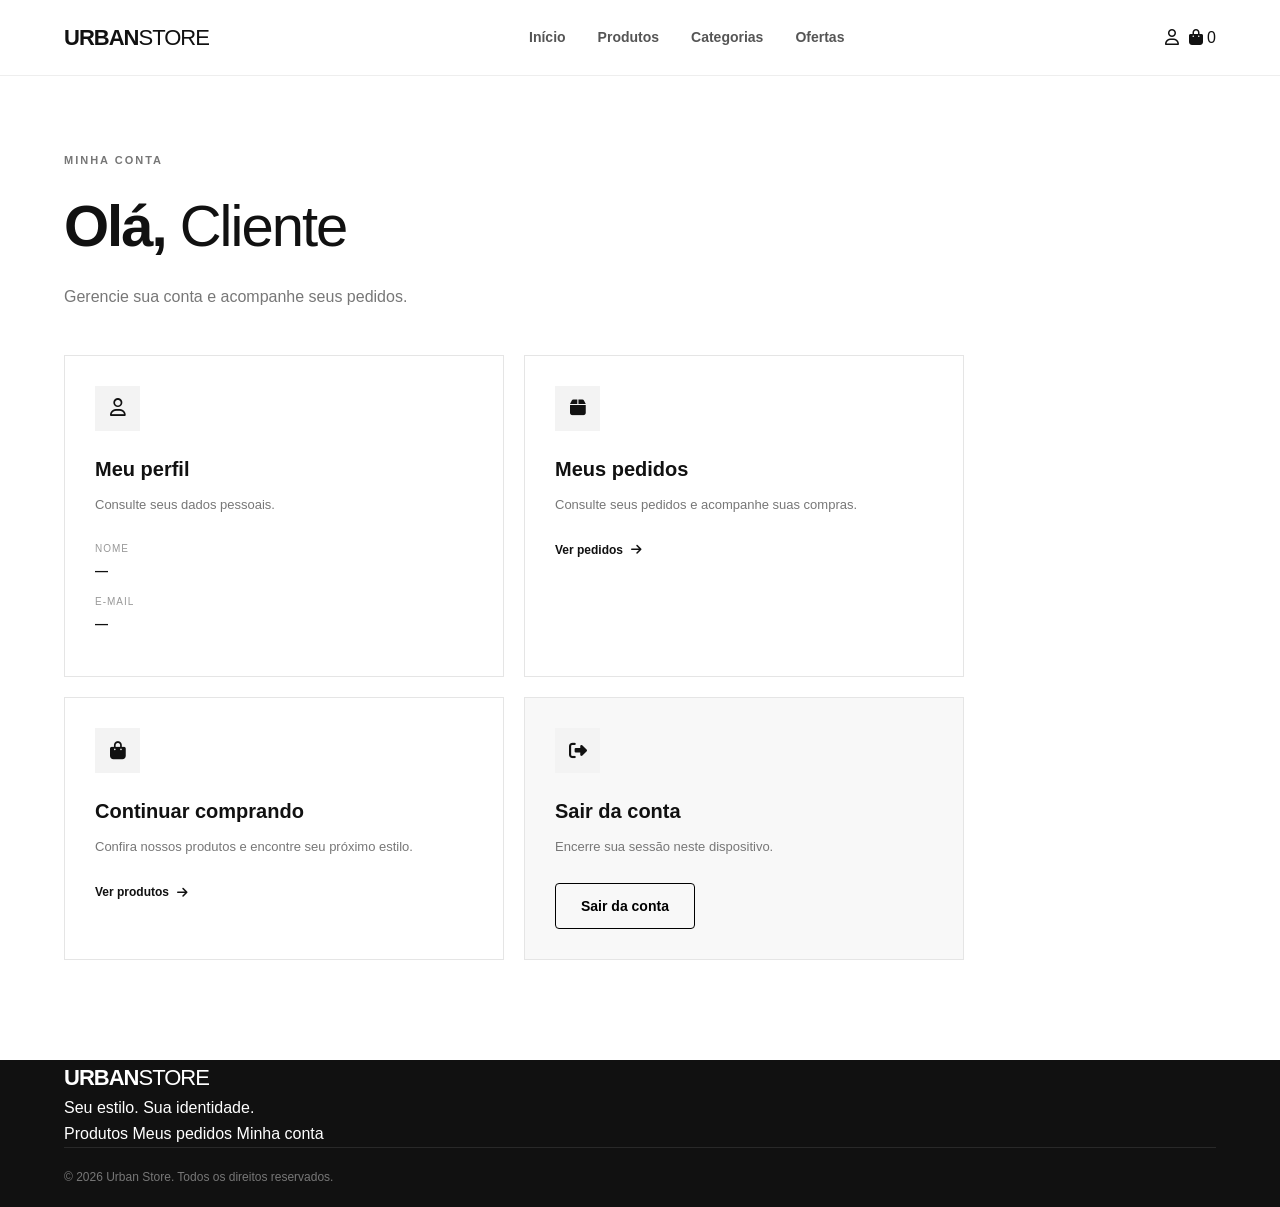
<file: conta.html>
<!DOCTYPE html>
<html lang="pt-BR">

<head>

    <meta charset="UTF-8">

    <meta
        name="viewport"
        content="width=device-width, initial-scale=1.0">

    <title>Minha Conta | Urban Store</title>

    <link
        rel="stylesheet"
        href="css/style.css">

    <link
        rel="stylesheet"
        href="https://cdnjs.cloudflare.com/ajax/libs/font-awesome/6.5.2/css/all.min.css">

</head>

<body>


    <!-- HEADER -->

    <header class="header">

        <div class="container header-content">

            <a href="index.html" class="logo">
                URBAN<span>STORE</span>
            </a>


            <nav class="nav" id="nav">

                <a href="index.html">
                    Início
                </a>

                <a href="produtos.html">
                    Produtos
                </a>

                <a href="produtos.html">
                    Categorias
                </a>

                <a href="produtos.html">
                    Ofertas
                </a>

            </nav>


            <div class="header-actions">

                <a
                    href="conta.html"
                    class="header-icon">

                    <i class="fa-regular fa-user"></i>

                </a>


                <a
                    href="carrinho.html"
                    class="header-icon cart-icon">

                    <i class="fa-solid fa-bag-shopping"></i>

                    <span id="cart-count">
                        0
                    </span>

                </a>


                <button
                    class="menu-button"
                    id="menu-button">

                    <i class="fa-solid fa-bars"></i>

                </button>

            </div>

        </div>

    </header>


    <!-- CONTA -->

    <main class="account-page">

        <div class="container">

            <div class="account-title">

                <span>
                    MINHA CONTA
                </span>

                <h1>
                    Olá, <strong id="account-name">
                        Cliente
                    </strong>
                </h1>

                <p>
                    Gerencie sua conta e acompanhe seus pedidos.
                </p>

            </div>


            <div class="account-grid">


                <!-- PERFIL -->

                <div class="account-card">

                    <div class="account-card-icon">
                        <i class="fa-regular fa-user"></i>
                    </div>

                    <h2>
                        Meu perfil
                    </h2>

                    <p>
                        Consulte seus dados pessoais.
                    </p>

                    <div class="account-user-info">

                        <div>
                            <span>Nome</span>
                            <strong id="profile-name">
                                —
                            </strong>
                        </div>

                        <div>
                            <span>E-mail</span>
                            <strong id="profile-email">
                                —
                            </strong>
                        </div>

                    </div>

                </div>


                <!-- PEDIDOS -->

                <a
                    href="pedidos.html"
                    class="account-card account-link">

                    <div class="account-card-icon">
                        <i class="fa-solid fa-box"></i>
                    </div>

                    <h2>
                        Meus pedidos
                    </h2>

                    <p>
                        Consulte seus pedidos e acompanhe suas compras.
                    </p>

                    <span class="account-card-link">
                        Ver pedidos
                        <i class="fa-solid fa-arrow-right"></i>
                    </span>

                </a>


                <!-- COMPRAS -->

                <a
                    href="produtos.html"
                    class="account-card account-link">

                    <div class="account-card-icon">
                        <i class="fa-solid fa-bag-shopping"></i>
                    </div>

                    <h2>
                        Continuar comprando
                    </h2>

                    <p>
                        Confira nossos produtos e encontre seu próximo estilo.
                    </p>

                    <span class="account-card-link">
                        Ver produtos
                        <i class="fa-solid fa-arrow-right"></i>
                    </span>

                </a>


                <!-- LOGOUT -->

                <div class="account-card logout-card">

                    <div class="account-card-icon">
                        <i class="fa-solid fa-right-from-bracket"></i>
                    </div>

                    <h2>
                        Sair da conta
                    </h2>

                    <p>
                        Encerre sua sessão neste dispositivo.
                    </p>

                    <button
                        id="logout-button"
                        class="btn btn-outline">

                        Sair da conta

                    </button>

                </div>


            </div>

        </div>

    </main>


    <!-- FOOTER -->

    <footer class="footer">

        <div class="container">

            <div class="footer-content">

                <div>

                    <a
                        href="index.html"
                        class="logo">

                        URBAN<span>STORE</span>

                    </a>

                    <p>
                        Seu estilo. Sua identidade.
                    </p>

                </div>


                <div class="footer-links">

                    <a href="produtos.html">
                        Produtos
                    </a>

                    <a href="pedidos.html">
                        Meus pedidos
                    </a>

                    <a href="conta.html">
                        Minha conta
                    </a>

                </div>

            </div>


            <div class="footer-bottom">

                <p>
                    © 2026 Urban Store. Todos os direitos reservados.
                </p>

            </div>

        </div>

    </footer>


    <script src="js/script.js"></script>

</body>

</html>
</file>
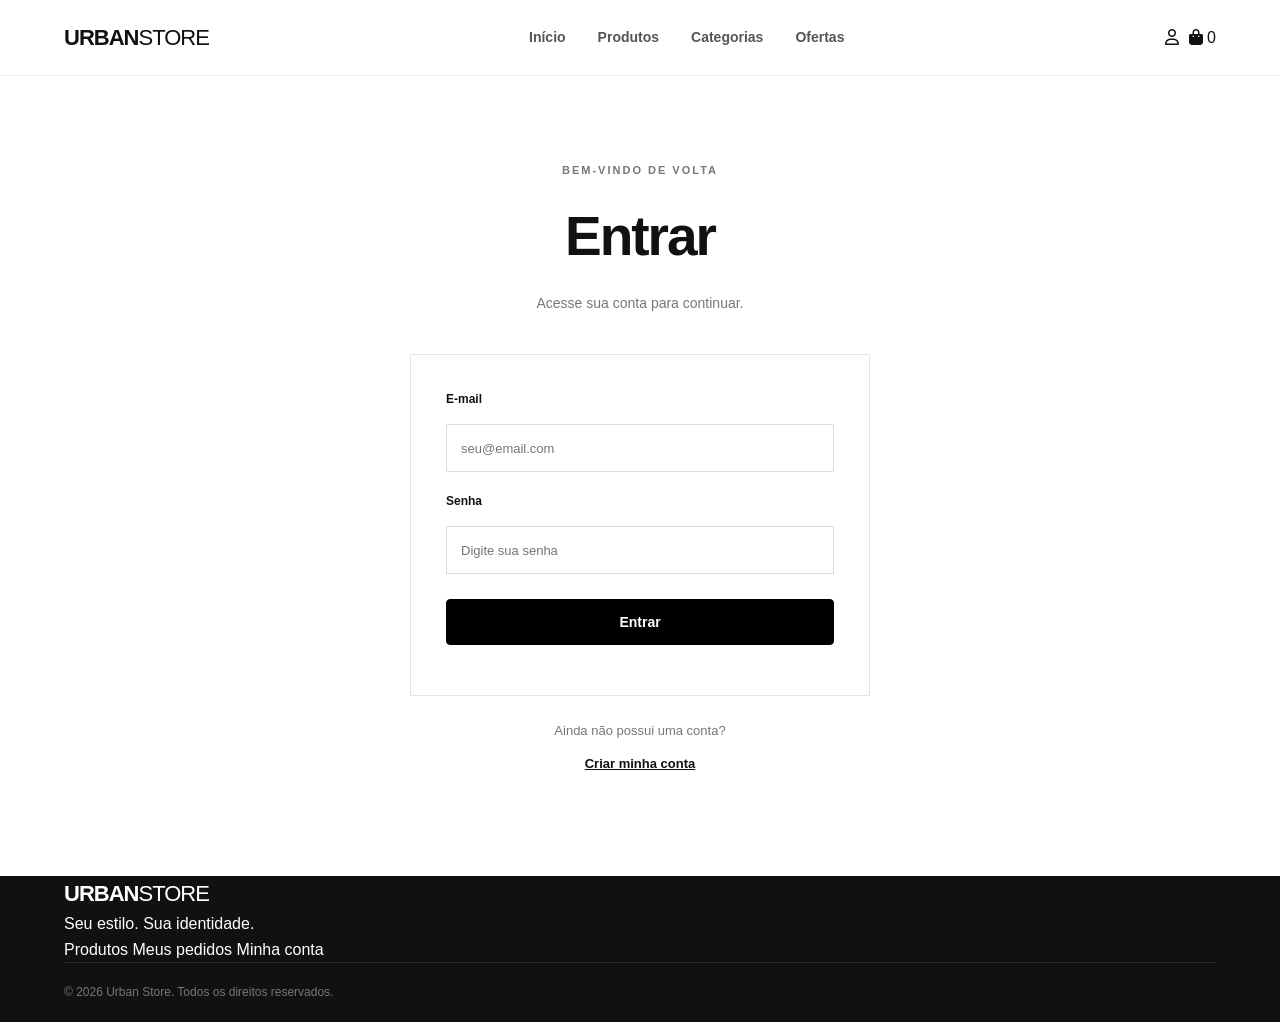
<file: login.html>
<!DOCTYPE html>
<html lang="pt-BR">

<head>
    <meta charset="UTF-8">

    <meta
        name="viewport"
        content="width=device-width, initial-scale=1.0">

    <title>Login | Urban Store</title>

    <link
        rel="stylesheet"
        href="css/style.css">

    <link
        rel="stylesheet"
        href="https://cdnjs.cloudflare.com/ajax/libs/font-awesome/6.5.2/css/all.min.css">
</head>

<body>

    <!-- HEADER -->

    <header class="header">

        <div class="container header-content">

            <a href="index.html" class="logo">
                URBAN<span>STORE</span>
            </a>

            <nav class="nav" id="nav">

                <a href="index.html">
                    Início
                </a>

                <a href="produtos.html">
                    Produtos
                </a>

                <a href="produtos.html">
                    Categorias
                </a>

                <a href="produtos.html">
                    Ofertas
                </a>

            </nav>

            <div class="header-actions">

                <a href="login.html" class="header-icon">
                    <i class="fa-regular fa-user"></i>
                </a>

                <a href="carrinho.html" class="header-icon cart-icon">

                    <i class="fa-solid fa-bag-shopping"></i>

                    <span id="cart-count">
                        0
                    </span>

                </a>

                <button
                    class="menu-button"
                    id="menu-button">

                    <i class="fa-solid fa-bars"></i>

                </button>

            </div>

        </div>

    </header>


    <!-- LOGIN -->

    <main class="auth-page">

        <div class="auth-container">

            <div class="auth-header">

                <span>
                    BEM-VINDO DE VOLTA
                </span>

                <h1>
                    Entrar
                </h1>

                <p>
                    Acesse sua conta para continuar.
                </p>

            </div>


            <form id="login-form" class="auth-form">

                <div class="form-group">

                    <label for="login-email">
                        E-mail
                    </label>

                    <input
                        type="email"
                        id="login-email"
                        placeholder="seu@email.com"
                        required>

                </div>


                <div class="form-group">

                    <label for="login-password">
                        Senha
                    </label>

                    <input
                        type="password"
                        id="login-password"
                        placeholder="Digite sua senha"
                        required>

                </div>


                <button
                    type="submit"
                    class="btn btn-primary auth-button">

                    Entrar

                </button>


                <div
                    id="login-message"
                    class="auth-message">
                </div>

            </form>


            <div class="auth-footer">

                <p>
                    Ainda não possui uma conta?
                </p>

                <a href="cadastro.html">
                    Criar minha conta
                </a>

            </div>

        </div>

    </main>


    <!-- FOOTER -->

    <footer class="footer">

        <div class="container">

            <div class="footer-content">

                <div>

                    <a href="index.html" class="logo">
                        URBAN<span>STORE</span>
                    </a>

                    <p>
                        Seu estilo. Sua identidade.
                    </p>

                </div>

                <div class="footer-links">

                    <a href="produtos.html">
                        Produtos
                    </a>

                    <a href="pedidos.html">
                        Meus pedidos
                    </a>

                    <a href="login.html">
                        Minha conta
                    </a>

                </div>

            </div>

            <div class="footer-bottom">

                <p>
                    © 2026 Urban Store. Todos os direitos reservados.
                </p>

            </div>

        </div>

    </footer>


    <script src="js/script.js"></script>

</body>

</html>
</file>
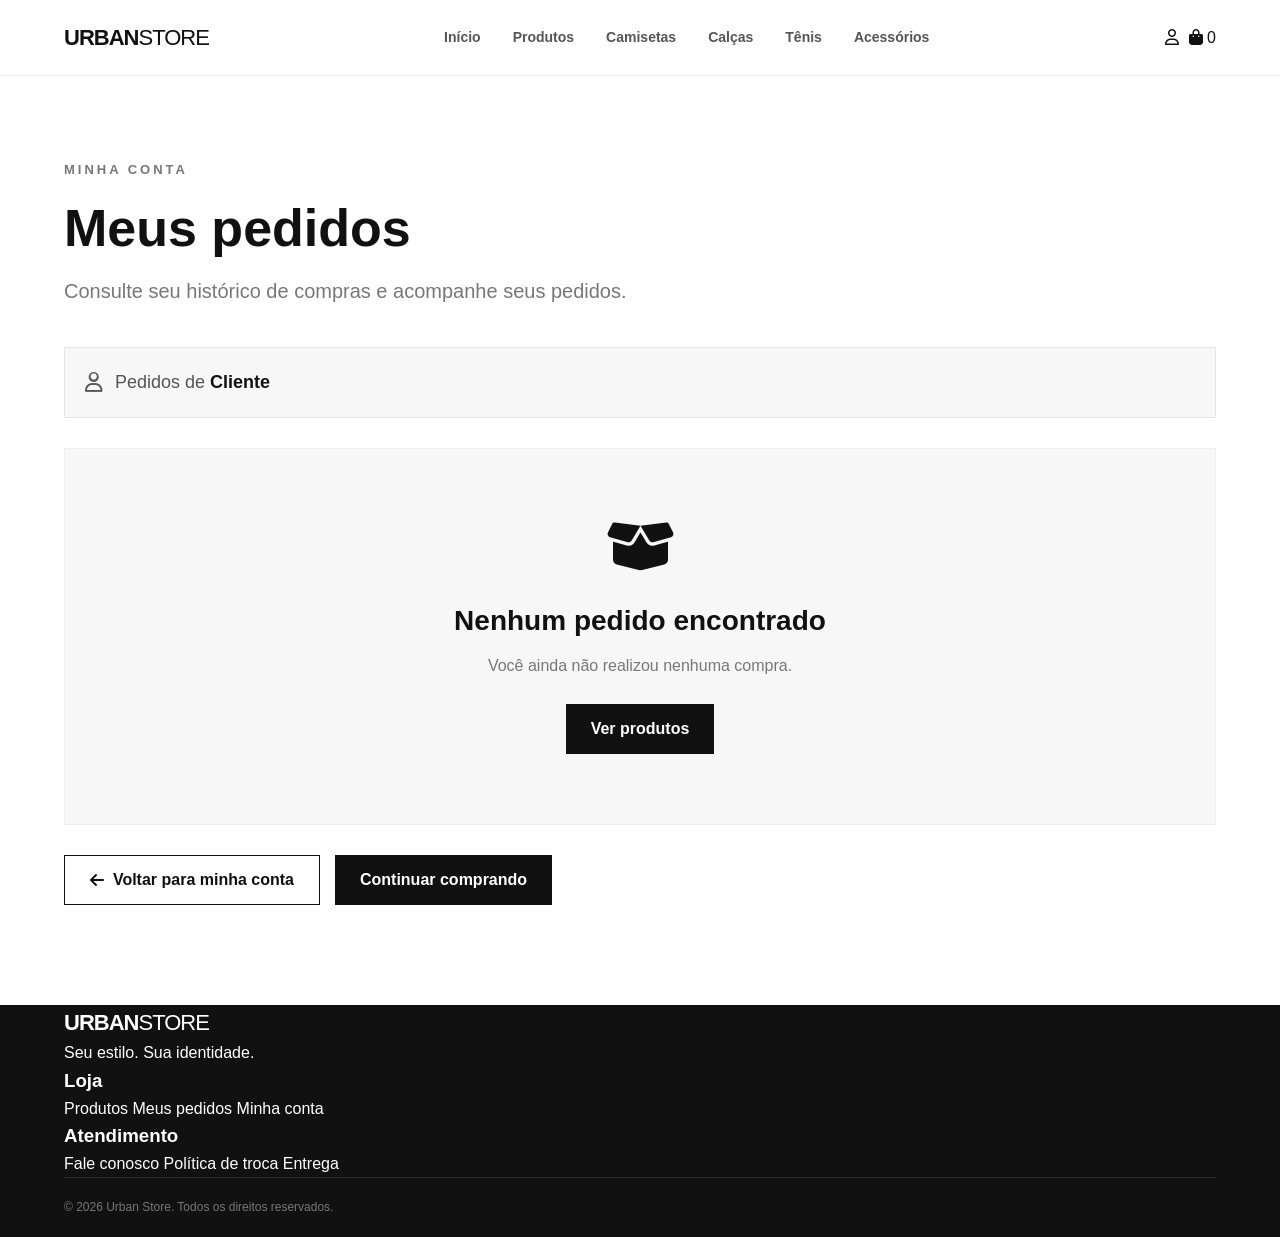
<file: pedidos.html>
<!DOCTYPE html>
<html lang="pt-BR">

<head>

    <meta charset="UTF-8">

    <meta
        name="viewport"
        content="width=device-width, initial-scale=1.0"
    >

    <title>Meus pedidos | Urban Store</title>

    <link
        rel="stylesheet"
        href="css/style.css"
    >

    <link
        rel="stylesheet"
        href="https://cdnjs.cloudflare.com/ajax/libs/font-awesome/6.5.2/css/all.min.css"
    >

    <style>

        .orders-page {
            padding: 80px 0 100px;
        }

        .orders-title span {
            font-size: 13px;
            font-weight: 700;
            letter-spacing: 3px;
            color: #777;
        }

        .orders-title h1 {
            font-size: 52px;
            margin: 18px 0;
            line-height: 1.1;
        }

        .orders-title p {
            font-size: 20px;
            color: #777;
            margin-bottom: 40px;
        }

        .orders-user-final {
            display: flex;
            align-items: center;
            gap: 12px;
            padding: 20px;
            background: #f7f7f7;
            border: 1px solid #e5e5e5;
            margin-bottom: 30px;
            font-size: 18px;
            color: #555;
        }

        .orders-user-final i {
            font-size: 20px;
        }

        .orders-user-final strong {
            color: #111;
        }

        #orders-list-final {
            display: flex;
            flex-direction: column;
            gap: 25px;
        }

        .order-card-final {
            border: 1px solid #ddd;
            background: #fff;
            padding: 28px;
        }

        .order-header-final {
            display: flex;
            justify-content: space-between;
            align-items: flex-start;
            gap: 20px;
            padding-bottom: 20px;
            border-bottom: 1px solid #eee;
        }

        .order-number-final {
            font-size: 18px;
            font-weight: 700;
            margin-bottom: 8px;
        }

        .order-date-final {
            color: #777;
            font-size: 14px;
        }

        .order-status-final {
            background: #111;
            color: #fff;
            padding: 8px 14px;
            font-size: 12px;
            font-weight: 700;
            text-transform: uppercase;
        }

        .order-products-final {
            padding: 25px 0;
        }

        .order-product-final {
            display: grid;
            grid-template-columns: 100px 1fr auto;
            gap: 20px;
            align-items: center;
            padding: 15px 0;
            border-bottom: 1px solid #eee;
        }

        .order-product-final:last-child {
            border-bottom: none;
        }

        .order-product-image-final {
            width: 100px;
            height: 120px;
            background: #f5f5f5;
            overflow: hidden;
        }

        .order-product-image-final img {
            width: 100%;
            height: 100%;
            object-fit: cover;
            display: block;
        }

        .order-product-info-final h3 {
            margin: 0 0 8px;
            font-size: 17px;
        }

        .order-product-info-final p {
            margin: 5px 0;
            color: #777;
            font-size: 14px;
        }

        .order-product-price-final {
            text-align: right;
            font-weight: 700;
            font-size: 17px;
        }

        .order-footer-final {
            display: flex;
            justify-content: space-between;
            align-items: center;
            padding-top: 20px;
            border-top: 1px solid #eee;
        }

        .order-items-final {
            color: #777;
            font-size: 14px;
        }

        .order-total-final {
            font-size: 22px;
            font-weight: 700;
        }

        .order-payment-final {
            margin-top: 18px;
            padding: 15px;
            background: #f7f7f7;
            font-size: 14px;
            color: #555;
        }

        .order-payment-final strong {
            color: #111;
        }

        #no-orders-final {
            display: none;
            text-align: center;
            padding: 70px 20px;
            background: #f7f7f7;
            border: 1px solid #eee;
        }

        #no-orders-final i {
            font-size: 55px;
            margin-bottom: 25px;
        }

        #no-orders-final h2 {
            font-size: 28px;
            margin-bottom: 10px;
        }

        #no-orders-final p {
            color: #777;
            margin-bottom: 25px;
        }

        .orders-buttons-final {
            display: flex;
            gap: 15px;
            margin-top: 30px;
        }

        .orders-button-final {
            display: inline-flex;
            align-items: center;
            justify-content: center;
            min-height: 50px;
            padding: 0 25px;
            text-decoration: none;
            font-weight: 700;
        }

        .orders-button-primary-final {
            background: #111;
            color: #fff;
        }

        .orders-button-outline-final {
            border: 1px solid #111;
            color: #111;
            background: #fff;
        }

        @media (max-width: 700px) {

            .orders-page {
                padding: 50px 15px 80px;
            }

            .orders-title h1 {
                font-size: 38px;
            }

            .orders-title p {
                font-size: 17px;
            }

            .order-header-final {
                flex-direction: column;
            }

            .order-product-final {
                grid-template-columns: 75px 1fr;
            }

            .order-product-image-final {
                width: 75px;
                height: 90px;
            }

            .order-product-price-final {
                grid-column: 2;
                text-align: left;
            }

            .order-footer-final {
                flex-direction: column;
                align-items: flex-start;
                gap: 10px;
            }

            .orders-buttons-final {
                flex-direction: column;
            }

        }

    </style>

</head>


<body>


<header class="header">

    <div class="container header-content">

        <a
            href="index.html"
            class="logo"
        >
            URBAN<span>STORE</span>
        </a>


        <nav
            class="nav"
            id="nav"
        >

            <a href="index.html">
                Início
            </a>

            <a href="produtos.html">
                Produtos
            </a>

            <a href="produtos.html?categoria=camisetas">
                Camisetas
            </a>

            <a href="produtos.html?categoria=calcas">
                Calças
            </a>

            <a href="produtos.html?categoria=tenis">
                Tênis
            </a>

            <a href="produtos.html?categoria=acessorios">
                Acessórios
            </a>

        </nav>


        <div class="header-actions">

            <a
                href="conta.html"
                class="header-icon"
            >

                <i class="fa-regular fa-user"></i>

            </a>


            <a
                href="carrinho.html"
                class="header-icon cart-icon"
            >

                <i class="fa-solid fa-bag-shopping"></i>

                <span id="cart-count">
                    0
                </span>

            </a>


            <button
                type="button"
                class="menu-button"
                id="menu-button"
            >

                <i class="fa-solid fa-bars"></i>

            </button>

        </div>

    </div>

</header>


<main>

<section class="orders-page">

<div class="container">


    <div class="orders-title">

        <span>
            MINHA CONTA
        </span>

        <h1>
            Meus pedidos
        </h1>

        <p>
            Consulte seu histórico de compras e acompanhe seus pedidos.
        </p>

    </div>


    <div class="orders-user-final">

        <i class="fa-regular fa-user"></i>

        <span>

            Pedidos de

            <strong id="orders-user-name-final">
                Cliente
            </strong>

        </span>

    </div>


    <div id="orders-list-final"></div>


    <div id="no-orders-final">

        <i class="fa-solid fa-box-open"></i>

        <h2>
            Nenhum pedido encontrado
        </h2>

        <p>
            Você ainda não realizou nenhuma compra.
        </p>

        <a
            href="produtos.html"
            class="orders-button-final orders-button-primary-final"
        >
            Ver produtos
        </a>

    </div>


    <div class="orders-buttons-final">

        <a
            href="conta.html"
            class="orders-button-final orders-button-outline-final"
        >

            <i class="fa-solid fa-arrow-left"></i>

            &nbsp;

            Voltar para minha conta

        </a>


        <a
            href="produtos.html"
            class="orders-button-final orders-button-primary-final"
        >

            Continuar comprando

        </a>

    </div>


</div>

</section>

</main>


<footer class="footer">

    <div class="container">

        <div class="footer-content">

            <div>

                <a
                    href="index.html"
                    class="logo footer-logo"
                >
                    URBAN<span>STORE</span>
                </a>

                <p>
                    Seu estilo. Sua identidade.
                </p>

            </div>


            <div>

                <h3>
                    Loja
                </h3>

                <a href="produtos.html">
                    Produtos
                </a>

                <a href="pedidos.html">
                    Meus pedidos
                </a>

                <a href="conta.html">
                    Minha conta
                </a>

            </div>


            <div>

                <h3>
                    Atendimento
                </h3>

                <a href="#">
                    Fale conosco
                </a>

                <a href="#">
                    Política de troca
                </a>

                <a href="#">
                    Entrega
                </a>

            </div>

        </div>


        <div class="footer-bottom">

            <p>
                © 2026 Urban Store.
                Todos os direitos reservados.
            </p>

        </div>

    </div>

</footer>


<script src="js/script.js"></script>


<script>

document.addEventListener(
    "DOMContentLoaded",
    function () {


        const ordersList =
            document.getElementById(
                "orders-list-final"
            );


        const noOrders =
            document.getElementById(
                "no-orders-final"
            );


        const userNameElement =
            document.getElementById(
                "orders-user-name-final"
            );


        /* ==========================================
           USUÁRIO
        ========================================== */

        let currentUser = null;

        try {

            currentUser =
                JSON.parse(
                    localStorage.getItem(
                        "urbanUser"
                    ) || "null"
                );

        } catch {

            currentUser = null;

        }


        const currentUserName =
            String(
                currentUser?.name ||
                currentUser?.nome ||
                currentUser?.username ||
                "Cliente"
            ).trim();


        const currentUserEmail =
            String(
                currentUser?.email ||
                ""
            )
            .trim()
            .toLowerCase();


        if (userNameElement) {

            userNameElement.textContent =
                currentUserName;

        }


        /* ==========================================
           PEDIDOS
        ========================================== */

        let allOrders = [];

        try {

            allOrders =
                JSON.parse(
                    localStorage.getItem(
                        "urbanOrders"
                    ) || "[]"
                );

        } catch {

            allOrders = [];

        }


        if (!Array.isArray(allOrders)) {

            allOrders = [];

        }


        /* ==========================================
           MEUS PEDIDOS
        ========================================== */

        const myOrders =
            allOrders.filter(
                function (order) {

                    const orderEmail =
                        String(
                            order.userEmail ||
                            order.email ||
                            order.customer?.email ||
                            ""
                        )
                        .trim()
                        .toLowerCase();


                    const orderName =
                        String(
                            order.userName ||
                            order.name ||
                            order.customer?.name ||
                            ""
                        )
                        .trim()
                        .toLowerCase();


                    return (

                        (
                            currentUserEmail &&
                            orderEmail ===
                            currentUserEmail
                        )

                        ||

                        (
                            currentUserName &&
                            orderName ===
                            currentUserName.toLowerCase()
                        )

                    );

                }
            );


        /* ==========================================
           NENHUM PEDIDO
        ========================================== */

        if (!myOrders.length) {

            ordersList.innerHTML = "";

            ordersList.style.display =
                "none";

            noOrders.style.display =
                "block";

            return;

        }


        ordersList.style.display =
            "flex";

        noOrders.style.display =
            "none";


        /* ==========================================
           CATÁLOGO
        ========================================== */

        /*
         * Aqui usamos a função getProductById()
         * que já existe no seu script.js.
         *
         * Isso resolve os pedidos antigos que
         * possuem somente ID + quantidade.
         */


        let html = "";


        myOrders
            .slice()
            .reverse()
            .forEach(
                function (order) {


                    const products =
                        Array.isArray(order.items)
                            ? order.items
                            : Array.isArray(order.products)
                                ? order.products
                                : [];


                    let productsHTML = "";

                    let totalItems = 0;


                    products.forEach(
                        function (item) {


                            /*
                             * BUSCAR PRODUTO NO CATÁLOGO
                             */

                            const catalogProduct =
                                typeof getProductById === "function"
                                    ? getProductById(item.id)
                                    : null;


                            /*
                             * DADOS DO PRODUTO
                             */

                            const productName =
                                item.name ||
                                catalogProduct?.name ||
                                "Produto";


                            const productImage =
                                item.image ||
                                catalogProduct?.image ||
                                "img/produto.jpg";


                            const productPrice =
                                Number(
                                    item.price ??
                                    catalogProduct?.price ??
                                    0
                                );


                            const quantity =
                                Number(
                                    item.quantity
                                ) || 1;


                            const itemTotal =
                                productPrice *
                                quantity;


                            totalItems +=
                                quantity;


                            const size =
                                item.size ||
                                "";


                            productsHTML += `

                                <div
                                    class="order-product-final"
                                >


                                    <div
                                        class="order-product-image-final"
                                    >

                                        <img
                                            src="${productImage}"
                                            alt="${productName}"
                                            onerror="
                                                this.onerror=null;
                                                this.src='${catalogProduct?.image || "img/produto.jpg"}';
                                            "
                                        >

                                    </div>


                                    <div
                                        class="order-product-info-final"
                                    >

                                        <h3>
                                            ${productName}
                                        </h3>


                                        <p>
                                            Quantidade:
                                            ${quantity}
                                        </p>


                                        ${
                                            size
                                                ? `
                                                    <p>
                                                        Tamanho:
                                                        ${size}
                                                    </p>
                                                `
                                                : ""
                                        }


                                        <p>
                                            Preço:
                                            ${formatMoney(
                                                productPrice
                                            )}
                                        </p>

                                    </div>


                                    <div
                                        class="order-product-price-final"
                                    >

                                        ${formatMoney(
                                            itemTotal
                                        )}

                                    </div>

                                </div>

                            `;

                        }
                    );


                    /* ==================================
                       VALORES
                    ================================== */

                    const subtotal =
                        Number(
                            order.subtotal
                        ) || 0;


                    const shipping =
                        Number(
                            order.shipping
                        ) || 0;


                    let total =
                        Number(
                            order.total
                        ) || 0;


                    if (!total) {

                        total =
                            subtotal +
                            shipping;

                    }


                    /* ==================================
                       DATA
                    ================================== */

                    const date =
                        order.date ||
                        "Data não informada";


                    /* ==================================
                       STATUS
                    ================================== */

                    const status =
                        order.status ||
                        "Pedido recebido";


                    /* ==================================
                       PAGAMENTO
                    ================================== */

                    let paymentName =
                        order.payment ||
                        "Não informado";


                    if (
                        paymentName === "card"
                    ) {

                        paymentName =
                            "Cartão";

                    }


                    if (
                        paymentName === "pix"
                    ) {

                        paymentName =
                            "Pix";

                    }


                    if (
                        paymentName === "boleto"
                    ) {

                        paymentName =
                            "Boleto";

                    }


                    /* ==================================
                       PEDIDO
                    ================================== */

                    html += `

                        <article
                            class="order-card-final"
                        >


                            <div
                                class="order-header-final"
                            >

                                <div>

                                    <div
                                        class="order-number-final"
                                    >

                                        Pedido
                                        #${order.id || "URBAN"}

                                    </div>


                                    <div
                                        class="order-date-final"
                                    >

                                        Realizado em:
                                        ${date}

                                    </div>

                                </div>


                                <div
                                    class="order-status-final"
                                >

                                    ${status}

                                </div>

                            </div>


                            <div
                                class="order-products-final"
                            >

                                ${productsHTML}

                            </div>


                            <div
                                class="order-footer-final"
                            >

                                <div
                                    class="order-items-final"
                                >

                                    ${totalItems}

                                    ${
                                        totalItems === 1
                                            ? "item"
                                            : "itens"
                                    }

                                </div>


                                <div
                                    class="order-total-final"
                                >

                                    Total:
                                    ${formatMoney(total)}

                                </div>

                            </div>


                            <div
                                class="order-payment-final"
                            >

                                Forma de pagamento:

                                <strong>
                                    ${paymentName}
                                </strong>

                            </div>


                        </article>

                    `;

                }
            );


        ordersList.innerHTML =
            html;


        /* ==========================================
           FORMATAÇÃO DE DINHEIRO
        ========================================== */

        function formatMoney(value) {

            return Number(
                value || 0
            ).toLocaleString(
                "pt-BR",
                {
                    style: "currency",
                    currency: "BRL"
                }
            );

        }

    }
);

</script>


</body>

</html>
</file>
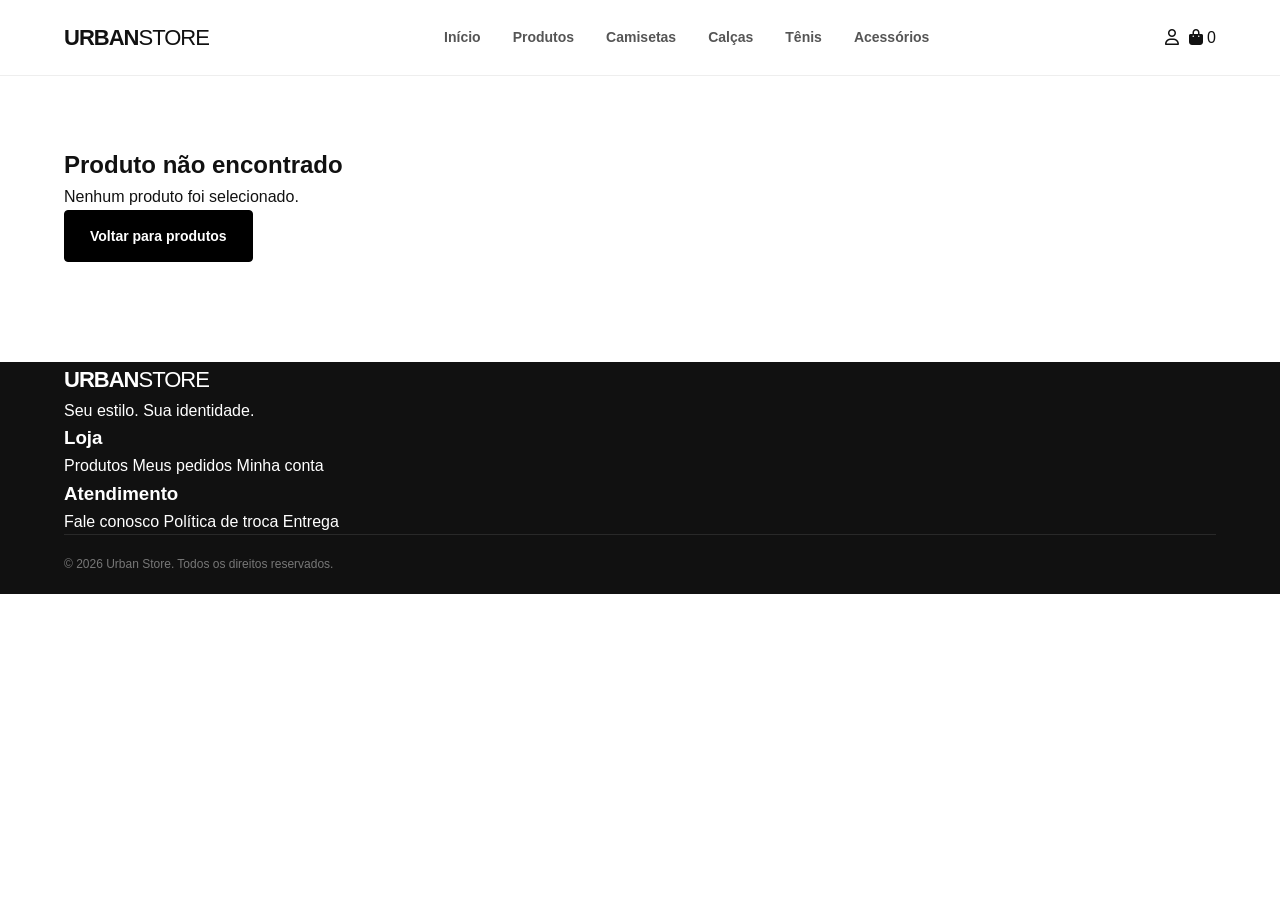
<file: produto.html>
<!DOCTYPE html>
<html lang="pt-BR">

<head>

    <meta charset="UTF-8">

    <meta
        name="viewport"
        content="width=device-width, initial-scale=1.0"
    >

    <title>Produto | Urban Store</title>

    <link
        rel="stylesheet"
        href="css/style.css"
    >

    <link
        rel="stylesheet"
        href="https://cdnjs.cloudflare.com/ajax/libs/font-awesome/6.5.2/css/all.min.css"
    >

    <style>

        .product-page {
            padding: 70px 0 100px;
        }

        .product-detail {
            max-width: 1100px;
            margin: 0 auto;
            display: grid;
            grid-template-columns: 1fr 1fr;
            gap: 70px;
            align-items: center;
        }

        .product-detail-image {
            width: 100%;
            background: #f5f5f5;
            overflow: hidden;
        }

        .product-detail-image img {
            width: 100%;
            display: block;
            aspect-ratio: 4 / 5;
            object-fit: cover;
        }

        .product-detail-info {
            padding: 20px 0;
        }

        .product-detail-info .product-category {
            display: block;
            margin-bottom: 15px;
            font-size: 12px;
            text-transform: uppercase;
            letter-spacing: 1px;
            color: #777;
        }

        .product-detail-info h1 {
            font-size: 42px;
            margin-bottom: 20px;
            line-height: 1.1;
        }

        .product-detail-info p {
            color: #666;
            line-height: 1.7;
            margin-bottom: 20px;
        }

        .product-detail-price {
            display: block;
            font-size: 28px;
            margin-bottom: 20px;
            color: #111;
        }

        .stock-info {
            display: inline-block;
            margin-bottom: 20px;
            padding: 10px 14px;
            background: #f3f3f3;
            color: #333;
            font-size: 14px;
            font-weight: 600;
        }

        .stock-out {
            display: inline-block;
            margin-bottom: 20px;
            padding: 10px 14px;
            background: #ffe8e8;
            color: #c00000;
            font-size: 14px;
            font-weight: 700;
        }

        #product-add-cart {
            width: 100%;
            max-width: 350px;
            height: 52px;
            border: none;
            background: #111;
            color: #fff;
            cursor: pointer;
            font-size: 14px;
            font-weight: 700;
            text-transform: uppercase;
            transition: .2s;
        }

        #product-add-cart:hover {
            background: #333;
        }

        @media (max-width: 750px) {

            .product-page {
                padding: 40px 0 70px;
            }

            .product-detail {
                grid-template-columns: 1fr;
                gap: 30px;
            }

            .product-detail-info h1 {
                font-size: 32px;
            }

        }

    </style>

</head>

<body>

<header class="header">

    <div class="container header-content">

        <a
            href="index.html"
            class="logo"
        >
            URBAN<span>STORE</span>
        </a>

        <nav
            class="nav"
            id="nav"
        >

            <a href="index.html">
                Início
            </a>

            <a href="produtos.html">
                Produtos
            </a>

            <a href="produtos.html?categoria=camisetas">
                Camisetas
            </a>

            <a href="produtos.html?categoria=calcas">
                Calças
            </a>

            <a href="produtos.html?categoria=tenis">
                Tênis
            </a>

            <a href="produtos.html?categoria=acessorios">
                Acessórios
            </a>

        </nav>

        <div class="header-actions">

            <a
                href="login.html"
                class="header-icon account-link"
            >
                <i class="fa-regular fa-user"></i>
            </a>

            <a
                href="carrinho.html"
                class="header-icon cart-icon"
            >

                <i class="fa-solid fa-bag-shopping"></i>

                <span id="cart-count">
                    0
                </span>

            </a>

            <button
                type="button"
                class="menu-button"
                id="menu-button"
            >
                <i class="fa-solid fa-bars"></i>
            </button>

        </div>

    </div>

</header>


<main class="product-page">

    <div class="container">

        <!-- IMPORTANTE:
             O SCRIPT.JS PROCURA ESTE ID -->
        <div id="product-details">

        </div>

    </div>

</main>


<footer class="footer">

    <div class="container">

        <div class="footer-content">

            <div>

                <a
                    href="index.html"
                    class="logo footer-logo"
                >
                    URBAN<span>STORE</span>
                </a>

                <p>
                    Seu estilo. Sua identidade.
                </p>

            </div>

            <div>

                <h3>
                    Loja
                </h3>

                <a href="produtos.html">
                    Produtos
                </a>

                <a href="pedidos.html">
                    Meus pedidos
                </a>

                <a href="conta.html">
                    Minha conta
                </a>

            </div>

            <div>

                <h3>
                    Atendimento
                </h3>

                <a href="#">
                    Fale conosco
                </a>

                <a href="#">
                    Política de troca
                </a>

                <a href="#">
                    Entrega
                </a>

            </div>

        </div>

        <div class="footer-bottom">

            <p>
                © 2026 Urban Store.
                Todos os direitos reservados.
            </p>

        </div>

    </div>

</footer>


<script src="js/script.js"></script>

</body>

</html>
</file>
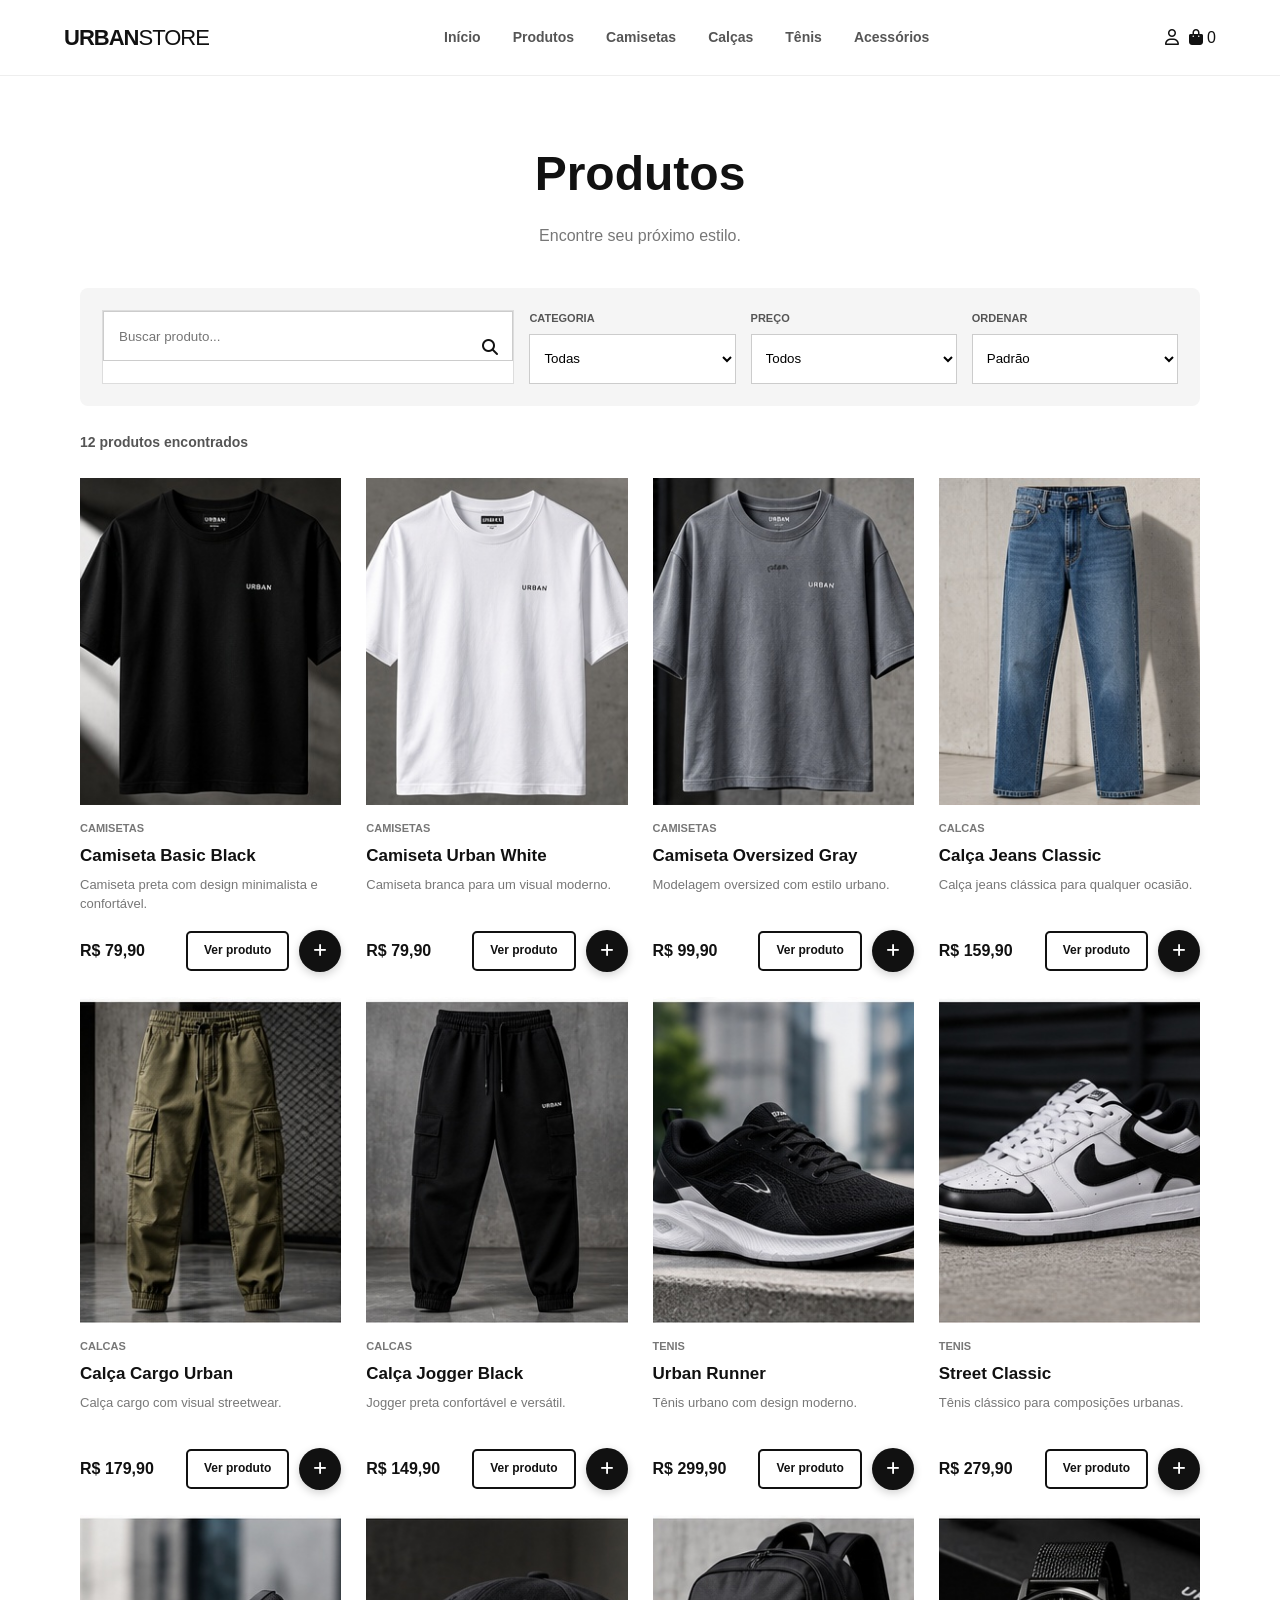
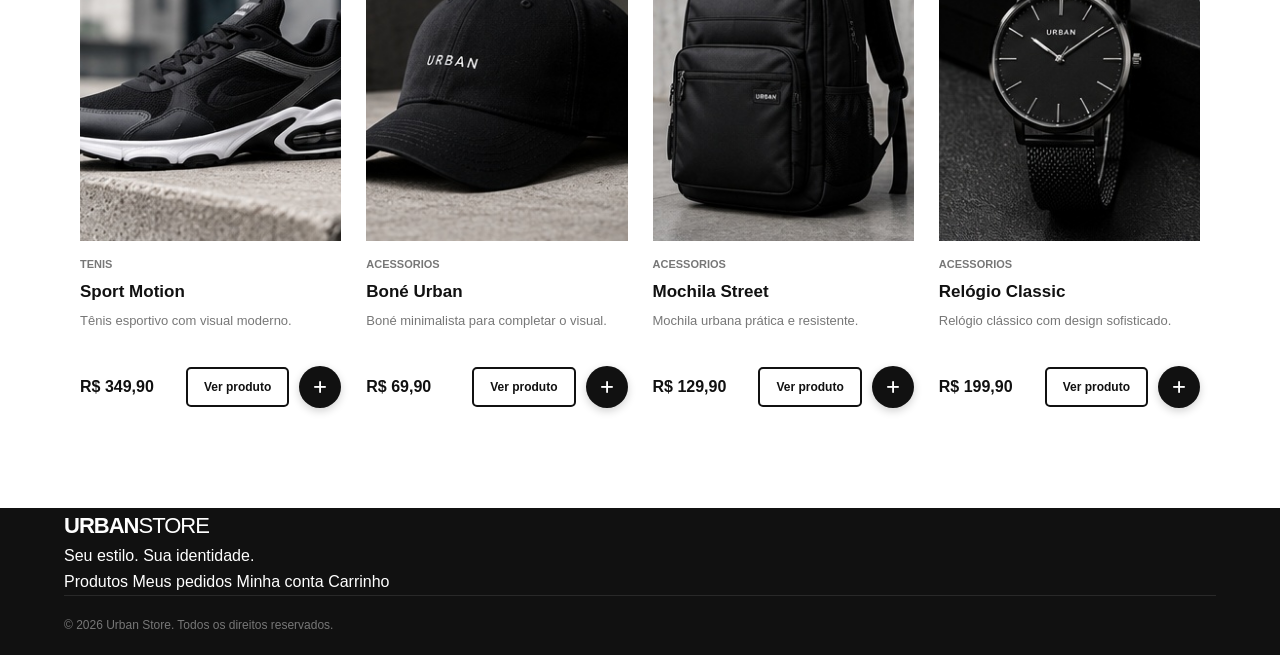
<file: produtos.html>
<!DOCTYPE html>
<html lang="pt-BR">

<head>

    <meta charset="UTF-8">

    <meta name="viewport" content="width=device-width, initial-scale=1.0">

    <title>Produtos | Urban Store</title>

    <link rel="stylesheet"
        href="css/style.css">

    <link rel="stylesheet"
        href="https://cdnjs.cloudflare.com/ajax/libs/font-awesome/6.5.2/css/all.min.css">


    <style>

        /* =========================================
           PÁGINA
        ========================================= */

        .products-page {
            padding: 60px 0 100px;
        }

        .products-title {
            text-align: center;
            margin-bottom: 40px;
        }

        .products-title h1 {
            font-size: 48px;
            margin-bottom: 10px;
        }

        .products-title p {
            color: #777;
        }


        /* =========================================
           FILTROS
        ========================================= */

        .products-filter-area {

            max-width: 1120px;

            margin: 0 auto 25px;

            padding: 22px;

            background: #f5f5f5;

            display: grid;

            grid-template-columns:
                2fr 1fr 1fr 1fr;

            gap: 15px;

            border-radius: 8px;

        }


        .search-box {
            position: relative;
        }


        .search-box input {

            width: 100%;

            height: 50px;

            border: 1px solid #ccc;

            background: #fff;

            padding: 0 45px 0 15px;

            box-sizing: border-box;

            outline: none;

            transition: .2s;

        }


        .search-box input:focus {

            border-color: #111;

            box-shadow:
                0 0 0 2px rgba(0,0,0,.08);

        }


        .search-box i {

            position: absolute;

            right: 15px;

            top: 50%;

            transform:
                translateY(-50%);

            color: #111;

        }


        .filter-field {

            display: flex;

            flex-direction: column;

            gap: 6px;

        }


        .filter-field label {

            font-size: 11px;

            font-weight: 700;

            text-transform: uppercase;

            color: #555;

        }


        .filter-field select {

            width: 100%;

            height: 50px;

            border: 1px solid #ccc;

            background: #fff;

            padding: 0 10px;

            outline: none;

            cursor: pointer;

            transition: .2s;

        }


        .filter-field select:hover,

        .filter-field select:focus {

            border-color: #111;

        }


        /* =========================================
           CONTADOR
        ========================================= */

        .products-count {

            max-width: 1120px;

            margin: 0 auto 25px;

            font-size: 14px;

            color: #555;

            font-weight: 600;

        }


        /* =========================================
           GRID
        ========================================= */

        #products-grid {

            max-width: 1120px;

            margin: 0 auto;

            display: grid;

            grid-template-columns:
                repeat(4, 1fr);

            gap: 25px;

        }


        /* =========================================
           CARD
        ========================================= */

        .urban-product-card {

            min-width: 0;

        }


        .urban-product-image {

            width: 100%;

            aspect-ratio: 4 / 5;

            overflow: hidden;

            background: #f3f3f3;

            margin-bottom: 15px;

        }


        .urban-product-image img {

            width: 100%;

            height: 100%;

            object-fit: cover;

            display: block;

            transition:
                transform .3s ease;

        }


        .urban-product-card:hover
        .urban-product-image img {

            transform:
                scale(1.04);

        }


        .urban-product-category {

            display: block;

            font-size: 11px;

            text-transform: uppercase;

            color: #777;

            margin-bottom: 7px;

            font-weight: 600;

        }


        .urban-product-name {

            margin: 0 0 8px;

            font-size: 17px;

            line-height: 1.3;

        }


        .urban-product-description {

            font-size: 13px;

            line-height: 1.5;

            color: #777;

            margin: 0 0 15px;

            min-height: 40px;

        }


        .urban-product-bottom {

            display: flex;

            align-items: center;

            gap: 10px;

        }


        .urban-product-price {

            font-size: 16px;

            font-weight: 700;

            margin-right: auto;

        }


        /* =========================================
           BOTÃO VER PRODUTO
        ========================================= */

        .urban-product-view {

            height: 40px;

            padding: 0 16px;

            display: flex;

            align-items: center;

            justify-content: center;

            border: 2px solid #111;

            color: #111;

            text-decoration: none;

            font-size: 12px;

            font-weight: 700;

            background: #fff;

            border-radius: 5px;

            transition: .2s;

        }


        .urban-product-view:hover {

            background: #111;

            color: #fff;

            transform:
                translateY(-1px);

        }


        /* =========================================
           BOTÃO CARRINHO
        ========================================= */

        .urban-product-cart {

            width: 42px;

            height: 42px;

            border: none;

            border-radius: 50%;

            background: #111;

            color: #fff;

            cursor: pointer;

            display: flex;

            align-items: center;

            justify-content: center;

            font-size: 15px;

            box-shadow:
                0 3px 8px rgba(0,0,0,.18);

            transition: .2s;

        }


        .urban-product-cart:hover {

            background: #333;

            transform:
                translateY(-2px);

            box-shadow:
                0 5px 12px rgba(0,0,0,.25);

        }


        /* =========================================
           SEM PRODUTOS
        ========================================= */

        #no-products {

            display: none;

            text-align: center;

            padding: 70px 20px;

        }


        #no-products h2 {

            margin-bottom: 10px;

        }


        #no-products p {

            color: #777;

        }


        /* =========================================
           RESPONSIVO
        ========================================= */

        @media (max-width: 1000px) {

            #products-grid {

                grid-template-columns:
                    repeat(3, 1fr);

            }

        }


        @media (max-width: 750px) {

            .products-filter-area {

                grid-template-columns:
                    1fr 1fr;

            }


            #products-grid {

                grid-template-columns:
                    repeat(2, 1fr);

                gap: 18px;

            }

        }


        @media (max-width: 500px) {

            .products-title h1 {

                font-size: 36px;

            }


            .products-filter-area {

                grid-template-columns:
                    1fr;

            }


            #products-grid {

                grid-template-columns:
                    repeat(2, 1fr);

                gap: 14px;

            }


            .urban-product-description {

                display: none;

            }


            .urban-product-view {

                padding: 0 9px;

                font-size: 10px;

            }


            .urban-product-name {

                font-size: 14px;

            }


            .urban-product-price {

                font-size: 14px;

            }

        }

    </style>

</head>


<body>


    <!-- =========================================
         HEADER
    ========================================= -->

    <header class="header">

        <div class="container header-content">


            <a
                href="index.html"
                class="logo"
            >
                URBAN<span>STORE</span>
            </a>


            <nav
                class="nav"
                id="nav"
            >

                <a href="index.html">
                    Início
                </a>

                <a href="produtos.html">
                    Produtos
                </a>

                <a href="produtos.html?categoria=camisetas">
                    Camisetas
                </a>

                <a href="produtos.html?categoria=calcas">
                    Calças
                </a>

                <a href="produtos.html?categoria=tenis">
                    Tênis
                </a>

                <a href="produtos.html?categoria=acessorios">
                    Acessórios
                </a>

            </nav>


            <div class="header-actions">


                <a
                    href="login.html"
                    class="header-icon account-link"
                >

                    <i class="fa-regular fa-user"></i>

                </a>


                <a
                    href="carrinho.html"
                    class="header-icon cart-icon"
                >

                    <i class="fa-solid fa-bag-shopping"></i>

                    <span id="cart-count">
                        0
                    </span>

                </a>


                <button
                    type="button"
                    class="menu-button"
                    id="menu-button"
                >

                    <i class="fa-solid fa-bars"></i>

                </button>


            </div>

        </div>

    </header>



    <!-- =========================================
         PRODUTOS
    ========================================= -->

    <main class="products-page">

        <div class="container">


            <div class="products-title">

                <h1>
                    Produtos
                </h1>

                <p>
                    Encontre seu próximo estilo.
                </p>

            </div>


            <!-- =====================================
                 FILTROS
            ====================================== -->

            <div class="products-filter-area">


                <!-- BUSCA -->

                <div class="search-box">

                    <input
                        type="text"
                        id="product-search"
                        placeholder="Buscar produto..."
                    >

                    <i
                        class="fa-solid fa-magnifying-glass"
                    ></i>

                </div>


                <!-- CATEGORIA -->

                <div class="filter-field">

                    <label for="category-filter">
                        Categoria
                    </label>

                    <select id="category-filter">

                        <option value="todos">
                            Todas
                        </option>

                        <option value="camisetas">
                            Camisetas
                        </option>

                        <option value="calcas">
                            Calças
                        </option>

                        <option value="tenis">
                            Tênis
                        </option>

                        <option value="acessorios">
                            Acessórios
                        </option>

                    </select>

                </div>


                <!-- PREÇO -->

                <div class="filter-field">

                    <label for="price-filter">
                        Preço
                    </label>

                    <select id="price-filter">

                        <option value="todos">
                            Todos
                        </option>

                        <option value="0-100">
                            Até R$ 100
                        </option>

                        <option value="100-200">
                            R$ 100 - R$ 200
                        </option>

                        <option value="200">
                            Acima de R$ 200
                        </option>

                    </select>

                </div>


                <!-- ORDENAR -->

                <div class="filter-field">

                    <label for="sort-filter">
                        Ordenar
                    </label>

                    <select id="sort-filter">

                        <option value="default">
                            Padrão
                        </option>

                        <option value="price-low">
                            Menor preço
                        </option>

                        <option value="price-high">
                            Maior preço
                        </option>

                        <option value="name">
                            Nome A-Z
                        </option>

                    </select>

                </div>


            </div>


            <!-- =====================================
                 CONTADOR
            ====================================== -->

            <div
                id="products-count"
                class="products-count"
            >
                Carregando produtos...
            </div>


            <!-- =====================================
                 GRID
            ====================================== -->

            <div id="products-grid"></div>


            <!-- =====================================
                 SEM PRODUTOS
            ====================================== -->

            <div id="no-products">

                <h2>
                    Nenhum produto encontrado
                </h2>

                <p>
                    Tente mudar os filtros ou a busca.
                </p>

            </div>


        </div>

    </main>



    <!-- =========================================
         FOOTER
    ========================================= -->

    <footer class="footer">

        <div class="container">

            <div class="footer-content">


                <div>

                    <a
                        href="index.html"
                        class="logo"
                    >
                        URBAN<span>STORE</span>
                    </a>

                    <p>
                        Seu estilo. Sua identidade.
                    </p>

                </div>


                <div class="footer-links">

                    <a href="produtos.html">
                        Produtos
                    </a>

                    <a href="pedidos.html">
                        Meus pedidos
                    </a>

                    <a href="conta.html">
                        Minha conta
                    </a>

                    <a href="carrinho.html">
                        Carrinho
                    </a>

                </div>


            </div>


            <div class="footer-bottom">

                <p>
                    © 2026 Urban Store.
                    Todos os direitos reservados.
                </p>

            </div>

        </div>

    </footer>



    <!-- =========================================
         SCRIPT PRINCIPAL
    ========================================= -->

    <script src="js/script.js"></script>


    <!-- =========================================
         FILTROS DA PÁGINA
    ========================================= -->

    <script>

        document.addEventListener(
            "DOMContentLoaded",
            function () {


                const grid =
                    document.getElementById(
                        "products-grid"
                    );


                const searchInput =
                    document.getElementById(
                        "product-search"
                    );


                const categoryFilter =
                    document.getElementById(
                        "category-filter"
                    );


                const priceFilter =
                    document.getElementById(
                        "price-filter"
                    );


                const sortFilter =
                    document.getElementById(
                        "sort-filter"
                    );


                const productsCount =
                    document.getElementById(
                        "products-count"
                    );


                const noProducts =
                    document.getElementById(
                        "no-products"
                    );


                /* =====================================
                   PRODUTOS PADRÃO
                ====================================== */

                const defaultProducts = [

                    {
                        id: 1,
                        name: "Camiseta Basic Black",
                        price: 79.90,
                        category: "camisetas",
                        image: "img/camiseta-basic-black.jpg",
                        description:
                            "Camiseta preta com design minimalista e confortável."
                    },

                    {
                        id: 2,
                        name: "Camiseta Urban White",
                        price: 79.90,
                        category: "camisetas",
                        image: "img/camiseta-urban-white.jpg",
                        description:
                            "Camiseta branca para um visual moderno."
                    },

                    {
                        id: 3,
                        name: "Camiseta Oversized Gray",
                        price: 99.90,
                        category: "camisetas",
                        image: "img/camiseta-oversized-gray.jpg",
                        description:
                            "Modelagem oversized com estilo urbano."
                    },

                    {
                        id: 4,
                        name: "Calça Jeans Classic",
                        price: 159.90,
                        category: "calcas",
                        image: "img/calca-jeans-classic.jpg",
                        description:
                            "Calça jeans clássica para qualquer ocasião."
                    },

                    {
                        id: 5,
                        name: "Calça Cargo Urban",
                        price: 179.90,
                        category: "calcas",
                        image: "img/calca-cargo-urban.jpg",
                        description:
                            "Calça cargo com visual streetwear."
                    },

                    {
                        id: 6,
                        name: "Calça Jogger Black",
                        price: 149.90,
                        category: "calcas",
                        image: "img/calca-jogger-black.jpg",
                        description:
                            "Jogger preta confortável e versátil."
                    },

                    {
                        id: 7,
                        name: "Urban Runner",
                        price: 299.90,
                        category: "tenis",
                        image: "img/urban-runner.jpg",
                        description:
                            "Tênis urbano com design moderno."
                    },

                    {
                        id: 8,
                        name: "Street Classic",
                        price: 279.90,
                        category: "tenis",
                        image: "img/street-classic.jpg",
                        description:
                            "Tênis clássico para composições urbanas."
                    },

                    {
                        id: 9,
                        name: "Sport Motion",
                        price: 349.90,
                        category: "tenis",
                        image: "img/sport-motion.jpg",
                        description:
                            "Tênis esportivo com visual moderno."
                    },

                    {
                        id: 10,
                        name: "Boné Urban",
                        price: 69.90,
                        category: "acessorios",
                        image: "img/bone-urban.jpg",
                        description:
                            "Boné minimalista para completar o visual."
                    },

                    {
                        id: 11,
                        name: "Mochila Street",
                        price: 129.90,
                        category: "acessorios",
                        image: "img/mochila-street.jpg",
                        description:
                            "Mochila urbana prática e resistente."
                    },

                    {
                        id: 12,
                        name: "Relógio Classic",
                        price: 199.90,
                        category: "acessorios",
                        image: "img/relogio-classic.jpg",
                        description:
                            "Relógio clássico com design sofisticado."
                    }

                ];


                /* =====================================
                   CARREGA PRODUTOS
                ====================================== */

                function getProducts() {

                    try {

                        const saved =
                            JSON.parse(
                                localStorage.getItem(
                                    "urbanProducts"
                                )
                            );


                        if (
                            Array.isArray(saved) &&
                            saved.length > 0
                        ) {

                            return saved;

                        }

                    }

                    catch (error) {

                        console.error(
                            "Erro ao carregar produtos:",
                            error
                        );

                    }


                    return defaultProducts;

                }


                let allProducts =
                    getProducts();


                /* =====================================
                   MOEDA
                ====================================== */

                function formatPrice(price) {

                    return Number(price || 0)
                        .toLocaleString(
                            "pt-BR",
                            {
                                style: "currency",
                                currency: "BRL"
                            }
                        );

                }


                /* =====================================
                   CATEGORIA
                ====================================== */

                function normalizeCategory(
                    category
                ) {

                    return String(
                        category || ""
                    )
                        .toLowerCase()
                        .normalize("NFD")
                        .replace(
                            /[\u0300-\u036f]/g,
                            ""
                        )
                        .replace(
                            /\s+/g,
                            ""
                        );

                }


                /* =====================================
                   RENDERIZA PRODUTOS
                ====================================== */

                function renderProducts() {

                    const search =
                        searchInput.value
                            .trim()
                            .toLowerCase();


                    const category =
                        categoryFilter.value;


                    const price =
                        priceFilter.value;


                    const sort =
                        sortFilter.value;


                    let filtered =
                        allProducts.filter(
                            function (product) {


                                const name =
                                    String(
                                        product.name || ""
                                    ).toLowerCase();


                                const description =
                                    String(
                                        product.description || ""
                                    ).toLowerCase();


                                const productCategory =
                                    normalizeCategory(
                                        product.category
                                    );


                                const searchMatch =
                                    !search ||
                                    name.includes(search) ||
                                    description.includes(search);


                                const categoryMatch =
                                    category === "todos" ||
                                    productCategory ===
                                        normalizeCategory(category);


                                let priceMatch = true;


                                const productPrice =
                                    Number(
                                        product.price || 0
                                    );


                                if (
                                    price === "0-100"
                                ) {

                                    priceMatch =
                                        productPrice <= 100;

                                }

                                else if (
                                    price === "100-200"
                                ) {

                                    priceMatch =
                                        productPrice > 100 &&
                                        productPrice <= 200;

                                }

                                else if (
                                    price === "200"
                                ) {

                                    priceMatch =
                                        productPrice > 200;

                                }


                                return (
                                    searchMatch &&
                                    categoryMatch &&
                                    priceMatch
                                );

                            }
                        );


                    /* =================================
                       ORDENAÇÃO
                    ================================== */

                    if (
                        sort === "price-low"
                    ) {

                        filtered.sort(
                            function (a, b) {

                                return (
                                    Number(a.price) -
                                    Number(b.price)
                                );

                            }
                        );

                    }


                    else if (
                        sort === "price-high"
                    ) {

                        filtered.sort(
                            function (a, b) {

                                return (
                                    Number(b.price) -
                                    Number(a.price)
                                );

                            }
                        );

                    }


                    else if (
                        sort === "name"
                    ) {

                        filtered.sort(
                            function (a, b) {

                                return String(
                                    a.name
                                ).localeCompare(
                                    String(b.name),
                                    "pt-BR"
                                );

                            }
                        );

                    }


                    /* =================================
                       CONTADOR
                    ================================== */

                    productsCount.textContent =
                        filtered.length === 1
                            ? "1 produto encontrado"
                            : `${filtered.length} produtos encontrados`;


                    /* =================================
                       NENHUM PRODUTO
                    ================================== */

                    if (
                        filtered.length === 0
                    ) {

                        grid.innerHTML = "";

                        noProducts.style.display =
                            "block";

                        return;

                    }


                    noProducts.style.display =
                        "none";


                    /* =================================
                       CARDS
                    ================================== */

                    grid.innerHTML =
                        filtered.map(
                            function (product) {

                                const productId =
                                    product.id ??
                                    product.name;


                                return `

                                    <article
                                        class="urban-product-card"
                                    >

                                        <div
                                            class="urban-product-image"
                                        >

                                            <img
                                                src="${product.image || ""}"
                                                alt="${product.name}"
                                                onerror="this.style.opacity='0.3'"
                                            >

                                        </div>


                                        <span
                                            class="urban-product-category"
                                        >
                                            ${product.category || ""}
                                        </span>


                                        <h3
                                            class="urban-product-name"
                                        >
                                            ${product.name}
                                        </h3>


                                        <p
                                            class="urban-product-description"
                                        >
                                            ${product.description || ""}
                                        </p>


                                        <div
                                            class="urban-product-bottom"
                                        >

                                            <strong
                                                class="urban-product-price"
                                            >
                                                ${formatPrice(product.price)}
                                            </strong>


                                            <a
                                                class="urban-product-view"
                                                href="produto.html?id=${encodeURIComponent(productId)}"
                                            >
                                                Ver produto
                                            </a>


                                            <button
                                                type="button"
                                                class="urban-product-cart"
                                                data-product-id="${productId}"
                                                title="Adicionar ao carrinho"
                                            >

                                                <i
                                                    class="fa-solid fa-plus"
                                                ></i>

                                            </button>

                                        </div>

                                    </article>

                                `;

                            }
                        ).join("");


                    /* =================================
                       BOTÕES CARRINHO
                    ================================== */

                    const cartButtons =
                        document.querySelectorAll(
                            ".urban-product-cart"
                        );


                    cartButtons.forEach(
                        function (button) {

                            button.addEventListener(
                                "click",
                                function () {

                                    const id =
                                        button.dataset
                                            .productId;


                                    const product =
                                        allProducts.find(
                                            function (item) {

                                                return String(
                                                    item.id
                                                ) === String(id);

                                            }
                                        );


                                    if (!product) {

                                        return;

                                    }


                                    let cart =
                                        JSON.parse(
                                            localStorage.getItem(
                                                "urbanCart"
                                            )
                                        ) || [];


                                    const existing =
                                        cart.find(
                                            function (item) {

                                                return (
                                                    String(
                                                        item.id ||
                                                        item.productId ||
                                                        item.name
                                                    ) ===
                                                    String(
                                                        product.id ||
                                                        product.name
                                                    )
                                                );

                                            }
                                        );


                                    if (existing) {

                                        existing.quantity =
                                            Number(
                                                existing.quantity || 0
                                            ) + 1;

                                    }

                                    else {

                                        cart.push({

                                            id:
                                                product.id,

                                            name:
                                                product.name,

                                            price:
                                                Number(
                                                    product.price
                                                ),

                                            quantity:
                                                1,

                                            size:
                                                "M",

                                            image:
                                                product.image

                                        });

                                    }


                                    localStorage.setItem(
                                        "urbanCart",
                                        JSON.stringify(cart)
                                    );


                                    /* Atualiza contador */

                                    const cartCount =
                                        document.getElementById(
                                            "cart-count"
                                        );


                                    if (cartCount) {

                                        let total = 0;


                                        cart.forEach(
                                            function (item) {

                                                total +=
                                                    Number(
                                                        item.quantity || 0
                                                    );

                                            }
                                        );


                                        cartCount.textContent =
                                            total;

                                    }


                                    /* Feedback */

                                    button.innerHTML =
                                        '<i class="fa-solid fa-check"></i>';


                                    button.style.background =
                                        "#555";


                                    setTimeout(
                                        function () {

                                            button.innerHTML =
                                                '<i class="fa-solid fa-plus"></i>';

                                            button.style.background =
                                                "#111";

                                        },
                                        900
                                    );

                                }
                            );

                        }
                    );

                }


                /* =====================================
                   EVENTOS DOS FILTROS
                ====================================== */

                searchInput.addEventListener(
                    "input",
                    renderProducts
                );


                categoryFilter.addEventListener(
                    "change",
                    renderProducts
                );


                priceFilter.addEventListener(
                    "change",
                    renderProducts
                );


                sortFilter.addEventListener(
                    "change",
                    renderProducts
                );


                /* =====================================
                   CATEGORIA PELA URL
                ====================================== */

                const params =
                    new URLSearchParams(
                        window.location.search
                    );


                const categoryFromUrl =
                    params.get(
                        "categoria"
                    );


                if (
                    categoryFromUrl
                ) {

                    const validCategories = [
                        "camisetas",
                        "calcas",
                        "tenis",
                        "acessorios"
                    ];


                    if (
                        validCategories.includes(
                            categoryFromUrl
                        )
                    ) {

                        categoryFilter.value =
                            categoryFromUrl;

                    }

                }


                /* =====================================
                   PRIMEIRA RENDERIZAÇÃO
                ====================================== */

                renderProducts();


                /* =====================================
                   CONTADOR DO CARRINHO
                ====================================== */

                const cartCount =
                    document.getElementById(
                        "cart-count"
                    );


                if (cartCount) {

                    const cart =
                        JSON.parse(
                            localStorage.getItem(
                                "urbanCart"
                            )
                        ) || [];


                    let total = 0;


                    cart.forEach(
                        function (item) {

                            total +=
                                Number(
                                    item.quantity || 0
                                );

                        }
                    );


                    cartCount.textContent =
                        total;

                }

            }

        );

    </script>


</body>

</html>
</file>
<file: css/style.css>
/* =====================================================
   URBAN STORE
   STYLE.CSS
===================================================== */


/* ================= RESET ================= */

* {
    margin: 0;
    padding: 0;
    box-sizing: border-box;
}


html {
    scroll-behavior: smooth;
}


body {
    font-family: Arial, Helvetica, sans-serif;
    background: #ffffff;
    color: #111111;
    line-height: 1.6;
}


a {
    text-decoration: none;
    color: inherit;
}


button,
input {
    font-family: inherit;
}


button {
    cursor: pointer;
}


/* ================= CONTAINER ================= */

.container {
    width: 90%;
    max-width: 1200px;
    margin: 0 auto;
}


.section {
    padding: 80px 0;
}


/* ================= HEADER ================= */

.header {
    width: 100%;
    background: #ffffff;
    border-bottom: 1px solid #eeeeee;
    position: sticky;
    top: 0;
    z-index: 1000;
}


.header-content {
    height: 75px;
    display: flex;
    align-items: center;
    justify-content: space-between;
    gap: 30px;
}


.logo {
    font-size: 22px;
    font-weight: 900;
    letter-spacing: -1px;
}


.logo span {
    font-weight: 400;
}


.nav {
    display: flex;
    align-items: center;
    gap: 32px;
}


.nav a {
    font-size: 14px;
    font-weight: 600;
    color: #555555;
    transition: 0.3s;
}


.nav a:hover,
.nav a.active {
    color: #000000;
}


.header-actions {
    display: flex;
    align-items: center;
    gap: 10px;
}


.icon-button,
.cart-button {
    width: 42px;
    height: 42px;
    border: 1px solid #eeeeee;
    background: #ffffff;
    display: flex;
    align-items: center;
    justify-content: center;
    border-radius: 50%;
    font-size: 17px;
    transition: 0.3s;
}


.icon-button:hover,
.cart-button:hover {
    background: #f5f5f5;
}


.cart-button {
    position: relative;
}


.cart-button span {
    position: absolute;
    top: -5px;
    right: -4px;
    width: 19px;
    height: 19px;
    background: #000000;
    color: #ffffff;
    border-radius: 50%;
    font-size: 11px;
    display: flex;
    align-items: center;
    justify-content: center;
}


.menu-button {
    display: none;
    border: none;
    background: none;
    font-size: 25px;
}


/* ================= HERO ================= */

.hero {
    background: #f4f4f4;
    min-height: 620px;
    display: flex;
    align-items: center;
}


.hero-content {
    display: grid;
    grid-template-columns: 1fr 1fr;
    align-items: center;
    gap: 60px;
}


.hero-text {
    max-width: 560px;
}


.hero-tag,
.section-tag {
    display: inline-block;
    font-size: 12px;
    font-weight: 800;
    letter-spacing: 2px;
    margin-bottom: 18px;
}


.hero h1 {
    font-size: clamp(45px, 6vw, 78px);
    line-height: 0.95;
    letter-spacing: -4px;
    margin-bottom: 28px;
}


.hero p {
    max-width: 450px;
    color: #666666;
    font-size: 18px;
    margin-bottom: 35px;
}


.hero-buttons {
    display: flex;
    gap: 12px;
    flex-wrap: wrap;
}


.btn {
    display: inline-flex;
    align-items: center;
    justify-content: center;
    padding: 14px 25px;
    border-radius: 4px;
    font-size: 14px;
    font-weight: 700;
    border: 1px solid #000000;
    transition: 0.3s;
}


.btn-primary {
    background: #000000;
    color: #ffffff;
}


.btn-primary:hover {
    background: #333333;
    transform: translateY(-2px);
}


.btn-outline {
    background: transparent;
    color: #000000;
}


.btn-outline:hover {
    background: #000000;
    color: #ffffff;
}


.hero-image {
    min-height: 450px;
    display: flex;
    align-items: center;
    justify-content: center;
}


.hero-product {
    width: 380px;
    height: 380px;
    border-radius: 50%;
    background: #dddddd;
    display: flex;
    align-items: center;
    justify-content: center;
    font-size: 170px;
    box-shadow: 0 30px 80px rgba(0, 0, 0, 0.12);
}


/* ================= BENEFITS ================= */

.benefits {
    border-bottom: 1px solid #eeeeee;
}


.benefits-grid {
    display: grid;
    grid-template-columns: repeat(4, 1fr);
    padding: 30px 0;
    gap: 25px;
}


.benefit {
    display: flex;
    align-items: center;
    gap: 15px;
}


.benefit-icon {
    width: 45px;
    height: 45px;
    border-radius: 50%;
    background: #f4f4f4;
    display: flex;
    align-items: center;
    justify-content: center;
    flex-shrink: 0;
}


.benefit h3 {
    font-size: 14px;
    margin-bottom: 2px;
}


.benefit p {
    color: #777777;
    font-size: 12px;
}


/* ================= SECTION HEADER ================= */

.section-header {
    display: flex;
    align-items: flex-end;
    justify-content: space-between;
    gap: 20px;
    margin-bottom: 40px;
}


.section-header h2 {
    font-size: 38px;
    letter-spacing: -1.5px;
    line-height: 1.1;
}


.see-all {
    font-size: 14px;
    font-weight: 700;
    border-bottom: 1px solid #000000;
    padding-bottom: 4px;
}


/* ================= CATEGORIES ================= */

.category-grid {
    display: grid;
    grid-template-columns: repeat(4, 1fr);
    gap: 18px;
}


.category-card {
    min-height: 260px;
    padding: 25px;
    display: flex;
    flex-direction: column;
    justify-content: space-between;
    border-radius: 8px;
    overflow: hidden;
    transition: 0.3s;
}


.category-card:hover {
    transform: translateY(-5px);
}


.category-black {
    background: #111111;
    color: #ffffff;
}


.category-gray {
    background: #d7d7d7;
    color: #111111;
}


.category-light {
    background: #eeeeee;
    color: #111111;
}


.category-dark {
    background: #2d2d2d;
    color: #ffffff;
}


.category-icon {
    font-size: 70px;
    text-align: center;
    margin-top: 20px;
}


.category-info h3 {
    font-size: 21px;
    margin-bottom: 4px;
}


.category-info p {
    font-size: 13px;
    opacity: 0.7;
}


/* ================= PRODUCTS ================= */

.product-grid {
    display: grid;
    grid-template-columns: repeat(4, 1fr);
    gap: 22px;
}


.product-card {
    min-width: 0;
}


.product-image {
    height: 310px;
    background: #f3f3f3;
    position: relative;
    border-radius: 7px;
    overflow: hidden;
    display: flex;
    align-items: center;
    justify-content: center;
}


.product-placeholder {
    font-size: 105px;
    transition: 0.4s;
}


.product-card:hover .product-placeholder {
    transform: scale(1.08);
}


.product-badge {
    position: absolute;
    top: 15px;
    left: 15px;
    background: #000000;
    color: #ffffff;
    padding: 6px 10px;
    font-size: 10px;
    font-weight: 800;
    z-index: 2;
}


.product-badge.sale {
    background: #ffffff;
    color: #000000;
}


.favorite-button {
    position: absolute;
    top: 12px;
    right: 12px;
    width: 38px;
    height: 38px;
    border-radius: 50%;
    border: none;
    background: #ffffff;
    font-size: 20px;
    z-index: 2;
}


.product-info {
    padding-top: 16px;
}


.product-category {
    font-size: 10px;
    letter-spacing: 1.5px;
    font-weight: 800;
    color: #888888;
}


.product-info h3 {
    font-size: 16px;
    margin: 4px 0 7px;
}


.rating {
    font-size: 12px;
    letter-spacing: 1px;
}


.rating span {
    color: #999999;
    letter-spacing: 0;
}


.product-bottom {
    margin-top: 13px;
    display: flex;
    justify-content: space-between;
    align-items: center;
}


.product-bottom strong {
    font-size: 16px;
}


.product-bottom del {
    display: block;
    font-size: 11px;
    color: #999999;
}


.add-cart {
    width: 38px;
    height: 38px;
    border: none;
    border-radius: 50%;
    background: #000000;
    color: #ffffff;
    font-size: 23px;
    line-height: 1;
    transition: 0.3s;
}


.add-cart:hover {
    transform: scale(1.1);
}


/* ================= OFFER ================= */

.offer {
    padding-top: 30px;
}


.offer-content {
    background: #111111;
    color: #ffffff;
    min-height: 300px;
    padding: 60px;
    border-radius: 8px;
    display: flex;
    align-items: center;
    justify-content: space-between;
    overflow: hidden;
}


.offer-content .section-tag {
    color: #aaaaaa;
}


.offer-content h2 {
    font-size: 58px;
    line-height: 1;
    margin-bottom: 15px;
}


.offer-content p {
    color: #bbbbbb;
    margin-bottom: 25px;
}


.offer-number {
    font-size: 180px;
    font-weight: 900;
    color: #2b2b2b;
    line-height: 1;
}


/* ================= NEWSLETTER ================= */

.newsletter {
    background: #f4f4f4;
}


.newsletter-content {
    text-align: center;
    max-width: 650px;
    margin: auto;
}


.newsletter-content h2 {
    font-size: 40px;
    margin-bottom: 10px;
}


.newsletter-content p {
    color: #666666;
    margin-bottom: 25px;
}


.newsletter form {
    display: flex;
    max-width: 500px;
    margin: auto;
}


.newsletter input {
    flex: 1;
    border: 1px solid #dddddd;
    padding: 14px;
    outline: none;
    min-width: 0;
}


.newsletter button {
    border-radius: 0;
}


/* ================= FOOTER ================= */

.footer {
    background: #111111;
    color: #ffffff;
}


.footer-grid {
    padding: 65px 0;
    display: grid;
    grid-template-columns: 2fr 1fr 1fr 1fr;
    gap: 40px;
}


.footer-brand p {
    color: #999999;
    max-width: 250px;
    margin: 15px 0 20px;
}


.socials {
    display: flex;
    gap: 15px;
}


.socials a {
    font-size: 12px;
    color: #bbbbbb;
}


.footer-column {
    display: flex;
    flex-direction: column;
    gap: 10px;
}


.footer-column h3 {
    font-size: 14px;
    margin-bottom: 8px;
}


.footer-column a {
    font-size: 13px;
    color: #999999;
    transition: 0.3s;
}


.footer-column a:hover {
    color: #ffffff;
}


.footer-bottom {
    border-top: 1px solid #292929;
    padding: 20px 0;
}


.footer-bottom p {
    color: #777777;
    font-size: 12px;
}


/* ================= RESPONSIVIDADE ================= */

@media (max-width: 1000px) {

    .category-grid,
    .product-grid {
        grid-template-columns: repeat(2, 1fr);
    }


    .benefits-grid {
        grid-template-columns: repeat(2, 1fr);
    }


    .hero-content {
        gap: 30px;
    }


    .footer-grid {
        grid-template-columns: repeat(2, 1fr);
    }

}


@media (max-width: 768px) {

    .header-content {
        height: 65px;
    }


    .nav {
        position: absolute;
        top: 65px;
        left: 0;
        width: 100%;
        background: #ffffff;
        border-bottom: 1px solid #eeeeee;
        padding: 20px;
        flex-direction: column;
        align-items: flex-start;
        gap: 20px;
        display: none;
    }


    .nav.show {
        display: flex;
    }


    .menu-button {
        display: block;
    }


    .hero {
        padding: 60px 0;
    }


    .hero-content {
        grid-template-columns: 1fr;
        text-align: center;
    }


    .hero-text {
        margin: auto;
    }


    .hero p {
        margin-left: auto;
        margin-right: auto;
    }


    .hero-buttons {
        justify-content: center;
    }


    .hero-image {
        min-height: 300px;
    }


    .hero-product {
        width: 280px;
        height: 280px;
        font-size: 120px;
    }


    .section {
        padding: 60px 0;
    }


    .section-header {
        align-items: flex-start;
        flex-direction: column;
    }


    .section-header h2 {
        font-size: 30px;
    }


    .offer-content {
        padding: 40px 25px;
    }


    .offer-number {
        font-size: 90px;
    }

}


@media (max-width: 550px) {

    .container {
        width: 92%;
    }


    .header-actions {
        gap: 5px;
    }


    .icon-button,
    .cart-button {
        width: 37px;
        height: 37px;
    }


    .hero h1 {
        font-size: 48px;
        letter-spacing: -2px;
    }


    .hero-product {
        width: 230px;
        height: 230px;
        font-size: 90px;
    }


    .benefits-grid {
        grid-template-columns: 1fr;
    }


    .category-grid,
    .product-grid {
        grid-template-columns: 1fr;
    }


    .category-card {
        min-height: 220px;
    }


    .product-image {
        height: 330px;
    }


    .offer-content {
        flex-direction: column;
        align-items: flex-start;
        gap: 20px;
    }


    .offer-content h2 {
        font-size: 45px;
    }


    .offer-number {
        font-size: 80px;
        align-self: flex-end;
    }


    .newsletter form {
        flex-direction: column;
        gap: 10px;
    }


    .newsletter input {
        width: 100%;
    }


    .newsletter button {
        width: 100%;
    }


    .footer-grid {
        grid-template-columns: 1fr;
        gap: 35px;
    }

}

/* =====================================================
   PÁGINA DE PRODUTOS
===================================================== */

.products-page {
    padding: 70px 0 100px;
}


.page-title {
    text-align: center;
    margin-bottom: 50px;
}


.page-title h1 {
    font-size: clamp(38px, 5vw, 58px);
    line-height: 1;
    letter-spacing: -2px;
    margin-bottom: 15px;
}


.page-title p {
    color: #777777;
}


/* ================= FILTROS ================= */

.filters {
    display: grid;
    grid-template-columns: 2fr 1fr 1fr 1fr;
    gap: 12px;
    padding: 20px;
    background: #f5f5f5;
    margin-bottom: 25px;
    border-radius: 7px;
}


.search-box {
    display: flex;
    background: #ffffff;
    border: 1px solid #dddddd;
}


.search-box input {
    width: 100%;
    min-width: 0;
    border: none;
    outline: none;
    padding: 13px;
    background: transparent;
}


.search-box button {
    width: 50px;
    border: none;
    background: transparent;
}


.filter-group {
    display: flex;
    flex-direction: column;
    gap: 5px;
}


.filter-group label {
    font-size: 11px;
    font-weight: 700;
    color: #777777;
    text-transform: uppercase;
}


.filter-group select {
    width: 100%;
    height: 45px;
    border: 1px solid #dddddd;
    background: #ffffff;
    padding: 0 10px;
    outline: none;
}


/* ================= RESULTADOS ================= */

.products-result {
    margin-bottom: 20px;
}


.products-result p {
    font-size: 13px;
    color: #777777;
}


.products-page-grid {
    margin-bottom: 40px;
}


/* ================= SEM PRODUTOS ================= */

.no-products {
    display: none;
    text-align: center;
    padding: 80px 20px;
    background: #f5f5f5;
}


.no-products > div {
    font-size: 60px;
    margin-bottom: 15px;
}


.no-products h2 {
    margin-bottom: 10px;
}


.no-products p {
    color: #777777;
    margin-bottom: 25px;
}


/* ================= RESPONSIVIDADE ================= */

@media (max-width: 900px) {

    .filters {
        grid-template-columns: 1fr 1fr;
    }

}


@media (max-width: 550px) {

    .products-page {
        padding: 50px 0 70px;
    }


    .filters {
        grid-template-columns: 1fr;
        padding: 15px;
    }


    .page-title {
        margin-bottom: 30px;
    }

}

/* =========================================
   PÁGINA DE PRODUTO
========================================= */

.product-detail {
    padding: 40px 0 80px;
}

.breadcrumb {
    display: flex;
    align-items: center;
    gap: 10px;
    margin-bottom: 40px;
    font-size: 13px;
    color: #777;
}

.breadcrumb a {
    color: #555;
}

.breadcrumb a:hover {
    color: #000;
}

.product-detail-grid {
    display: grid;
    grid-template-columns: 1.1fr 1fr;
    gap: 70px;
    align-items: start;
}

.product-main-image {
    position: relative;
    width: 100%;
    background: #f5f5f5;
    overflow: hidden;
}

.product-main-image img {
    width: 100%;
    height: 650px;
    object-fit: cover;
    display: block;
}

.product-badge {
    position: absolute;
    top: 20px;
    left: 20px;
    background: #000;
    color: #fff;
    padding: 8px 14px;
    font-size: 11px;
    font-weight: 700;
    letter-spacing: 1px;
}

.product-info {
    padding-top: 10px;
}

.product-category {
    font-size: 12px;
    color: #777;
    font-weight: 700;
    letter-spacing: 2px;
}

.product-info h1 {
    font-size: clamp(35px, 4vw, 52px);
    line-height: 1;
    letter-spacing: -2px;
    margin: 12px 0 20px;
}

.product-rating {
    display: flex;
    align-items: center;
    gap: 12px;
    margin-bottom: 25px;
}

.stars {
    color: #111;
    letter-spacing: 2px;
}

.product-rating span {
    color: #777;
    font-size: 13px;
}

.product-detail-price {
    display: flex;
    flex-direction: column;
    margin-bottom: 25px;
}

.product-detail-price span {
    color: #999;
    text-decoration: line-through;
    font-size: 14px;
}

.product-detail-price strong {
    font-size: 30px;
    margin-top: 4px;
}

.product-description {
    color: #666;
    line-height: 1.8;
    font-size: 15px;
    margin-bottom: 35px;
}

.product-option {
    border-top: 1px solid #eeeeee;
    padding: 22px 0;
}

.option-header {
    display: flex;
    justify-content: space-between;
    align-items: center;
    margin-bottom: 15px;
}

.option-header strong {
    font-size: 14px;
}

.option-header a {
    font-size: 12px;
    color: #777;
    text-decoration: underline;
}

.size-options {
    display: flex;
    gap: 10px;
}

.size-button {
    width: 55px;
    height: 48px;
    background: #fff;
    border: 1px solid #ddd;
    cursor: pointer;
    font-weight: 600;
    transition: 0.2s;
}

.size-button:hover,
.size-button.active {
    background: #000;
    color: #fff;
    border-color: #000;
}

.quantity-selector {
    display: flex;
    align-items: center;
    width: 135px;
    height: 45px;
    border: 1px solid #ddd;
    margin-top: 15px;
}

.quantity-selector button {
    width: 45px;
    height: 100%;
    border: none;
    background: #fff;
    cursor: pointer;
    font-size: 20px;
}

.quantity-selector span {
    flex: 1;
    text-align: center;
    font-weight: 600;
}

.product-actions {
    display: flex;
    gap: 10px;
    margin-top: 25px;
}

.product-add-button {
    flex: 1;
    border: none;
    cursor: pointer;
}

.product-favorite {
    width: 55px;
    border: 1px solid #ddd;
    background: #fff;
    font-size: 25px;
    cursor: pointer;
}

.product-favorite.active {
    color: #000;
}

.product-benefits {
    border-top: 1px solid #eee;
    margin-top: 35px;
    padding-top: 25px;
}

.product-benefit {
    display: flex;
    align-items: center;
    gap: 15px;
    margin-bottom: 20px;
}

.product-benefit i {
    width: 40px;
    font-size: 18px;
}

.product-benefit strong {
    display: block;
    font-size: 13px;
    margin-bottom: 3px;
}

.product-benefit p {
    font-size: 12px;
    color: #777;
}

.product-description-section {
    background: #f7f7f7;
    padding: 70px 0;
}

.description-box {
    max-width: 850px;
}

.description-box h2 {
    font-size: 32px;
    margin-bottom: 25px;
}

.description-box p {
    color: #666;
    line-height: 1.8;
    margin-bottom: 15px;
}

.description-box ul {
    margin-top: 25px;
    padding-left: 20px;
}

.description-box li {
    margin-bottom: 10px;
    color: #555;
}


/* RESPONSIVO */

@media (max-width: 900px) {

    .product-detail-grid {
        grid-template-columns: 1fr;
        gap: 40px;
    }

    .product-main-image img {
        height: 550px;
    }

}

@media (max-width: 550px) {

    .product-detail {
        padding: 25px 0 60px;
    }

    .breadcrumb {
        margin-bottom: 25px;
    }

    .product-main-image img {
        height: 450px;
    }

    .product-info h1 {
        font-size: 38px;
    }

    .product-actions {
        flex-direction: column;
    }

    .product-favorite {
        width: 100%;
        height: 50px;
    }

}

/* =========================================
   CARRINHO
========================================= */

.cart-page {
    padding: 70px 0 100px;
}

.cart-title {
    margin-bottom: 45px;
}

.cart-title > span {
    font-size: 11px;
    font-weight: 700;
    letter-spacing: 2px;
    color: #777;
}

.cart-title h1 {
    font-size: clamp(40px, 5vw, 58px);
    letter-spacing: -2px;
    margin: 8px 0 12px;
}

.cart-title p {
    color: #777;
}


/* CARRINHO VAZIO */

.empty-cart {
    display: none;
    text-align: center;
    padding: 80px 20px;
    background: #f7f7f7;
}

.empty-cart-icon {
    font-size: 55px;
    margin-bottom: 20px;
}

.empty-cart h2 {
    margin-bottom: 10px;
}

.empty-cart p {
    color: #777;
    margin-bottom: 25px;
}


/* CONTEÚDO */

.cart-content {
    display: grid;
    grid-template-columns: 1fr 350px;
    gap: 35px;
    align-items: start;
}


/* PRODUTOS */

.cart-products {
    border: 1px solid #e5e5e5;
}

.cart-products-header {
    display: grid;
    grid-template-columns: 2fr 1fr 1fr 1fr;
    padding: 18px 20px;
    background: #f7f7f7;
    font-size: 11px;
    font-weight: 700;
    text-transform: uppercase;
    letter-spacing: 1px;
    color: #777;
}

.cart-items {
    width: 100%;
}


/* ITEM */

.cart-item {
    display: grid;
    grid-template-columns: 2fr 1fr 1fr 1fr;
    align-items: center;
    gap: 10px;
    padding: 22px 20px;
    border-top: 1px solid #eeeeee;
}

.cart-product-info {
    display: flex;
    align-items: center;
    gap: 15px;
}

.cart-product-image {
    width: 75px;
    height: 90px;
    background: #f5f5f5;
    object-fit: cover;
}

.cart-product-name {
    font-weight: 700;
    font-size: 14px;
    margin-bottom: 7px;
}

.cart-product-size {
    font-size: 12px;
    color: #777;
}

.cart-product-price {
    font-size: 14px;
}

.cart-item-total {
    font-weight: 700;
    font-size: 14px;
}


/* QUANTIDADE */

.cart-quantity {
    display: flex;
    align-items: center;
    width: 100px;
    height: 38px;
    border: 1px solid #ddd;
}

.cart-quantity button {
    width: 32px;
    height: 100%;
    border: none;
    background: #fff;
    cursor: pointer;
    font-size: 16px;
}

.cart-quantity span {
    flex: 1;
    text-align: center;
    font-size: 13px;
}


/* REMOVER */

.remove-cart-item {
    border: none;
    background: transparent;
    color: #999;
    cursor: pointer;
    font-size: 13px;
    margin-top: 8px;
}

.remove-cart-item:hover {
    color: #000;
}


/* AÇÕES */

.cart-actions {
    display: flex;
    justify-content: space-between;
    align-items: center;
    padding: 20px;
    border-top: 1px solid #eeeeee;
}

.continue-shopping {
    font-size: 13px;
    font-weight: 600;
}

.continue-shopping i {
    margin-right: 8px;
}

.clear-cart {
    border: none;
    background: transparent;
    color: #777;
    cursor: pointer;
    font-size: 13px;
}

.clear-cart:hover {
    color: #000;
}


/* RESUMO */

.cart-summary {
    border: 1px solid #e5e5e5;
    padding: 28px;
    position: sticky;
    top: 20px;
}

.cart-summary h2 {
    font-size: 21px;
    margin-bottom: 25px;
}

.summary-line {
    display: flex;
    justify-content: space-between;
    align-items: center;
    padding: 13px 0;
    border-bottom: 1px solid #eeeeee;
}

.summary-line span {
    color: #666;
    font-size: 14px;
}

.summary-line strong {
    font-size: 14px;
}


/* FRETE */

.shipping-info {
    display: flex;
    align-items: center;
    gap: 10px;
    background: #f7f7f7;
    padding: 13px;
    margin: 20px 0;
    font-size: 11px;
    color: #666;
    line-height: 1.5;
}

.shipping-info i {
    font-size: 16px;
}


/* TOTAL */

.summary-total {
    display: flex;
    justify-content: space-between;
    align-items: center;
    padding: 20px 0;
}

.summary-total span {
    font-size: 16px;
    font-weight: 700;
}

.summary-total strong {
    font-size: 24px;
}


/* CHECKOUT */

.checkout-button {
    width: 100%;
    display: flex;
    justify-content: center;
    align-items: center;
    gap: 12px;
}


/* RESPONSIVO */

@media (max-width: 900px) {

    .cart-content {
        grid-template-columns: 1fr;
    }

    .cart-summary {
        position: static;
    }

}


@media (max-width: 700px) {

    .cart-products-header {
        display: none;
    }

    .cart-item {
        grid-template-columns: 1fr;
        gap: 15px;
    }

    .cart-product-info {
        width: 100%;
    }

    .cart-item-total {
        font-size: 16px;
    }

    .cart-actions {
        flex-direction: column;
        gap: 18px;
        align-items: flex-start;
    }

}


@media (max-width: 450px) {

    .cart-page {
        padding: 50px 0 70px;
    }

    .cart-product-image {
        width: 65px;
        height: 80px;
    }

    .cart-summary {
        padding: 20px;
    }

}

/* =========================================
   CHECKOUT
========================================= */

.checkout-page {
    padding: 70px 0 100px;
}

.checkout-title {
    margin-bottom: 45px;
}

.checkout-title > span {
    font-size: 11px;
    font-weight: 700;
    letter-spacing: 2px;
    color: #777;
}

.checkout-title h1 {
    font-size: clamp(40px, 5vw, 58px);
    letter-spacing: -2px;
    margin: 8px 0 12px;
}

.checkout-title p {
    color: #777;
}


/* GRID */

.checkout-grid {
    display: grid;
    grid-template-columns: 1fr 370px;
    gap: 35px;
    align-items: start;
}


/* CARDS */

.checkout-card {
    border: 1px solid #e5e5e5;
    padding: 30px;
    margin-bottom: 20px;
}

.checkout-card-title {
    display: flex;
    gap: 18px;
    align-items: flex-start;
    margin-bottom: 28px;
}

.checkout-card-title > span {
    width: 34px;
    height: 34px;
    border-radius: 50%;
    background: #000;
    color: #fff;
    display: flex;
    justify-content: center;
    align-items: center;
    font-size: 12px;
    font-weight: 700;
    flex-shrink: 0;
}

.checkout-card-title h2 {
    font-size: 20px;
    margin-bottom: 5px;
}

.checkout-card-title p {
    font-size: 12px;
    color: #777;
}


/* FORMULÁRIO */

.form-grid {
    display: grid;
    grid-template-columns: 1fr 1fr;
    gap: 18px;
}

.form-group {
    display: flex;
    flex-direction: column;
    gap: 7px;
}

.form-group.full {
    grid-column: 1 / -1;
}

.form-group.small {
    max-width: 180px;
}

.form-group label {
    font-size: 12px;
    font-weight: 700;
}

.form-group input,
.form-group select {
    width: 100%;
    height: 48px;
    border: 1px solid #ddd;
    padding: 0 14px;
    outline: none;
    background: #fff;
    font-family: inherit;
}

.form-group input:focus,
.form-group select:focus {
    border-color: #000;
}


/* FRETE */

.shipping-options {
    display: flex;
    flex-direction: column;
    gap: 12px;
}

.shipping-option {
    display: grid;
    grid-template-columns: auto 1fr auto;
    gap: 15px;
    align-items: center;
    padding: 18px;
    border: 1px solid #ddd;
    cursor: pointer;
}

.shipping-option:has(input:checked) {
    border-color: #000;
}

.shipping-option input {
    accent-color: #000;
}

.shipping-option strong {
    display: block;
    font-size: 13px;
    margin-bottom: 4px;
}

.shipping-option span {
    display: block;
    color: #777;
    font-size: 11px;
}

.shipping-option b {
    font-size: 13px;
}


/* PAGAMENTO */

.payment-options {
    display: grid;
    grid-template-columns: repeat(3, 1fr);
    gap: 10px;
}

.payment-option {
    border: 1px solid #ddd;
    padding: 18px 12px;
    cursor: pointer;
    text-align: center;
}

.payment-option:has(input:checked) {
    border-color: #000;
}

.payment-option input {
    display: none;
}

.payment-option i {
    display: block;
    font-size: 22px;
    margin-bottom: 10px;
}

.payment-option strong {
    display: block;
    font-size: 13px;
    margin-bottom: 5px;
}

.payment-option span {
    display: block;
    color: #777;
    font-size: 10px;
}


/* CARTÃO */

.card-fields {
    display: none;
    margin-top: 20px;
    padding-top: 20px;
    border-top: 1px solid #eee;
}

.card-fields.active {
    display: block;
}


/* RESUMO */

.checkout-summary {
    border: 1px solid #e5e5e5;
    padding: 28px;
    position: sticky;
    top: 20px;
}

.checkout-summary h2 {
    font-size: 21px;
    margin-bottom: 25px;
}

.checkout-items {
    display: flex;
    flex-direction: column;
    gap: 15px;
    padding-bottom: 20px;
    border-bottom: 1px solid #eee;
}

.checkout-item {
    display: flex;
    justify-content: space-between;
    gap: 15px;
}

.checkout-item-info {
    display: flex;
    gap: 10px;
}

.checkout-item-image {
    width: 55px;
    height: 65px;
    object-fit: cover;
    background: #f5f5f5;
}

.checkout-item-name {
    font-size: 12px;
    font-weight: 700;
    margin-bottom: 5px;
}

.checkout-item-details {
    color: #777;
    font-size: 10px;
}

.checkout-item-price {
    font-size: 12px;
    font-weight: 700;
    white-space: nowrap;
}

.checkout-summary-lines {
    padding: 20px 0;
    border-bottom: 1px solid #eee;
}

.checkout-summary-lines > div {
    display: flex;
    justify-content: space-between;
    margin-bottom: 12px;
}

.checkout-summary-lines > div:last-child {
    margin-bottom: 0;
}

.checkout-summary-lines span {
    color: #666;
    font-size: 13px;
}

.checkout-summary-lines strong {
    font-size: 13px;
}

.checkout-total {
    display: flex;
    justify-content: space-between;
    align-items: center;
    padding: 22px 0;
}

.checkout-total span {
    font-weight: 700;
}

.checkout-total strong {
    font-size: 23px;
}

.finish-order {
    width: 100%;
    border: none;
    cursor: pointer;
    display: flex;
    justify-content: center;
    align-items: center;
    gap: 10px;
}

.secure-payment {
    text-align: center;
    color: #777;
    font-size: 10px;
    margin: 15px 0;
}

.back-cart {
    display: block;
    text-align: center;
    font-size: 12px;
    color: #777;
}

.back-cart i {
    margin-right: 5px;
}


/* RESPONSIVO */

@media (max-width: 900px) {

    .checkout-grid {
        grid-template-columns: 1fr;
    }

    .checkout-summary {
        position: static;
    }

}


@media (max-width: 600px) {

    .checkout-page {
        padding: 50px 0 70px;
    }

    .checkout-card {
        padding: 20px;
    }

    .form-grid {
        grid-template-columns: 1fr;
    }

    .form-group.small {
        max-width: none;
    }

    .payment-options {
        grid-template-columns: 1fr;
    }

    .shipping-option {
        grid-template-columns: auto 1fr;
    }

    .shipping-option b {
        grid-column: 2;
    }

}

/* =========================================
   PEDIDOS
========================================= */

.order-page {
    padding: 70px 0 100px;
}

.order-title {
    margin-bottom: 45px;
}

.order-title > span {
    font-size: 11px;
    font-weight: 700;
    letter-spacing: 2px;
    color: #777;
}

.order-title h1 {
    font-size: clamp(40px, 5vw, 58px);
    letter-spacing: -2px;
    margin: 8px 0 12px;
}

.order-title p {
    color: #777;
}


/* CONTAINER */

.order-container {
    max-width: 900px;
}


/* CABEÇALHO DO PEDIDO */

.order-header {
    display: flex;
    justify-content: space-between;
    align-items: center;
    gap: 20px;
    padding: 25px;
    border: 1px solid #e5e5e5;
    margin-bottom: 20px;
}

.order-number {
    font-size: 13px;
    font-weight: 700;
    margin-bottom: 7px;
}

.order-date {
    font-size: 12px;
    color: #777;
}


/* STATUS */

.order-status {
    background: #eeeeee;
    padding: 9px 15px;
    font-size: 11px;
    font-weight: 700;
    text-transform: uppercase;
    letter-spacing: 1px;
}


/* ETAPAS */

.order-progress {
    display: grid;
    grid-template-columns: repeat(4, 1fr);
    border: 1px solid #e5e5e5;
    padding: 30px 20px;
    margin-bottom: 20px;
}

.progress-step {
    text-align: center;
    position: relative;
}

.progress-step:not(:last-child)::after {
    content: "";
    position: absolute;
    top: 17px;
    left: 60%;
    width: 80%;
    height: 1px;
    background: #ddd;
}

.progress-icon {
    width: 35px;
    height: 35px;
    border-radius: 50%;
    background: #000;
    color: #fff;
    display: flex;
    align-items: center;
    justify-content: center;
    margin: 0 auto 10px;
    position: relative;
    z-index: 2;
}

.progress-step span {
    display: block;
    font-size: 11px;
    color: #555;
}


/* CARDS */

.order-card {
    border: 1px solid #e5e5e5;
    padding: 28px;
    margin-bottom: 20px;
}

.order-card h2 {
    font-size: 20px;
    margin-bottom: 22px;
}


/* PRODUTOS */

.order-product {
    display: flex;
    align-items: center;
    justify-content: space-between;
    gap: 20px;
    padding: 18px 0;
    border-bottom: 1px solid #eeeeee;
}

.order-product:first-child {
    padding-top: 0;
}

.order-product:last-child {
    border-bottom: none;
    padding-bottom: 0;
}

.order-product-info {
    display: flex;
    align-items: center;
    gap: 15px;
}

.order-product-image {
    width: 75px;
    height: 90px;
    object-fit: cover;
    background: #f5f5f5;
}

.order-product-name {
    font-size: 13px;
    font-weight: 700;
    margin-bottom: 7px;
}

.order-product-details {
    color: #777;
    font-size: 11px;
}

.order-product-price {
    font-size: 13px;
    font-weight: 700;
    white-space: nowrap;
}


/* INFORMAÇÕES */

.order-info-grid {
    display: grid;
    grid-template-columns: 1fr 1fr;
    gap: 25px;
}

.order-info h3 {
    font-size: 13px;
    margin-bottom: 10px;
}

.order-info p {
    color: #666;
    font-size: 12px;
    line-height: 1.7;
}


/* RESUMO */

.order-summary {
    max-width: 400px;
    margin-left: auto;
}

.order-summary-line {
    display: flex;
    justify-content: space-between;
    padding: 10px 0;
    font-size: 13px;
}

.order-summary-total {
    display: flex;
    justify-content: space-between;
    border-top: 1px solid #ddd;
    margin-top: 10px;
    padding-top: 18px;
}

.order-summary-total strong {
    font-size: 22px;
}


/* SEM PEDIDO */

.no-order {
    display: none;
    text-align: center;
    padding: 80px 20px;
    background: #f7f7f7;
    max-width: 700px;
}

.no-order-icon {
    font-size: 55px;
    margin-bottom: 20px;
}

.no-order h2 {
    margin-bottom: 10px;
}

.no-order p {
    color: #777;
    margin-bottom: 25px;
}


/* RESPONSIVO */

@media (max-width: 650px) {

    .order-page {
        padding: 50px 0 70px;
    }

    .order-header {
        flex-direction: column;
        align-items: flex-start;
    }

    .order-progress {
        padding: 20px 10px;
    }

    .progress-step:not(:last-child)::after {
        width: 60%;
    }

    .progress-step span {
        font-size: 9px;
    }

    .order-card {
        padding: 20px;
    }

    .order-product {
        align-items: flex-start;
    }

    .order-product-price {
        font-size: 12px;
    }

    .order-info-grid {
        grid-template-columns: 1fr;
    }

    .order-summary {
        max-width: none;
    }

}

/* ================================
   LOGIN / CADASTRO
================================ */

.auth-page {
    min-height: 75vh;
    padding: 80px 20px 100px;
    display: flex;
    justify-content: center;
    align-items: flex-start;
}

.auth-container {
    width: 100%;
    max-width: 460px;
}

.auth-header {
    text-align: center;
    margin-bottom: 40px;
}

.auth-header > span {
    font-size: 11px;
    font-weight: 700;
    letter-spacing: 2px;
    color: #777777;
}

.auth-header h1 {
    font-size: clamp(40px, 6vw, 55px);
    letter-spacing: -2px;
    margin: 10px 0 12px;
}

.auth-header p {
    color: #777777;
    font-size: 14px;
}

.auth-form {
    border: 1px solid #e5e5e5;
    padding: 35px;
}

.form-group {
    margin-bottom: 20px;
}

.form-group label {
    display: block;
    margin-bottom: 8px;
    font-size: 12px;
    font-weight: 700;
}

.form-group input {
    width: 100%;
    height: 48px;
    padding: 0 14px;
    border: 1px solid #dddddd;
    outline: none;
    font-family: inherit;
    font-size: 13px;
    background: #ffffff;
}

.form-group input:focus {
    border-color: #000000;
}

.auth-button {
    width: 100%;
    margin-top: 5px;
}

.auth-message {
    margin-top: 15px;
    font-size: 13px;
    text-align: center;
}

.auth-footer {
    text-align: center;
    margin-top: 25px;
}

.auth-footer p {
    color: #777777;
    font-size: 13px;
    margin-bottom: 8px;
}

.auth-footer a {
    font-size: 13px;
    font-weight: 700;
    text-decoration: underline;
}

@media (max-width: 550px) {

    .auth-page {
        padding: 50px 15px 70px;
    }

    .auth-form {
        padding: 25px 20px;
    }

}

/* ================================
   MINHA CONTA
================================ */

.account-page {
    padding: 70px 0 100px;
}

.account-title {
    margin-bottom: 45px;
}

.account-title > span {
    font-size: 11px;
    font-weight: 700;
    letter-spacing: 2px;
    color: #777777;
}

.account-title h1 {
    font-size: clamp(40px, 5vw, 58px);
    letter-spacing: -2px;
    margin: 8px 0 12px;
}

.account-title h1 strong {
    font-weight: 400;
}

.account-title p {
    color: #777777;
}

.account-grid {
    display: grid;
    grid-template-columns: repeat(2, 1fr);
    gap: 20px;
    max-width: 900px;
}

.account-card {
    border: 1px solid #e5e5e5;
    padding: 30px;
    min-height: 240px;
    background: #ffffff;
}

.account-link {
    color: #111111;
    transition: 0.3s;
}

.account-link:hover {
    transform: translateY(-3px);
    border-color: #000000;
}

.account-card-icon {
    width: 45px;
    height: 45px;
    background: #f3f3f3;
    display: flex;
    align-items: center;
    justify-content: center;
    margin-bottom: 22px;
    font-size: 18px;
}

.account-card h2 {
    font-size: 20px;
    margin-bottom: 10px;
}

.account-card > p {
    color: #777777;
    font-size: 13px;
    line-height: 1.6;
}

.account-user-info {
    margin-top: 25px;
}

.account-user-info div {
    display: flex;
    flex-direction: column;
    gap: 4px;
    margin-bottom: 12px;
}

.account-user-info span {
    color: #999999;
    font-size: 10px;
    text-transform: uppercase;
    letter-spacing: 1px;
}

.account-user-info strong {
    font-size: 13px;
}

.account-card-link {
    display: inline-flex;
    align-items: center;
    gap: 8px;
    margin-top: 25px;
    font-size: 12px;
    font-weight: 700;
}

.logout-card {
    background: #f8f8f8;
}

.logout-card .btn {
    margin-top: 25px;
}

@media (max-width: 700px) {

    .account-page {
        padding: 50px 0 70px;
    }

    .account-grid {
        grid-template-columns: 1fr;
    }

    .account-card {
        padding: 25px;
    }

}

/* ================================
   CARRINHO PROFISSIONAL
================================ */

.cart-page {
    padding: 70px 0 100px;
}

.cart-title {
    margin-bottom: 45px;
}

.cart-title > span {
    font-size: 11px;
    font-weight: 700;
    letter-spacing: 2px;
    color: #777777;
}

.cart-title h1 {
    font-size: clamp(40px, 5vw, 58px);
    letter-spacing: -2px;
    margin: 8px 0 12px;
}

.cart-title p {
    color: #777777;
}

.cart-content {
    display: grid;
    grid-template-columns: minmax(0, 1fr) 350px;
    gap: 30px;
    align-items: start;
}

.cart-products {
    border: 1px solid #e5e5e5;
}

.cart-products-header {
    display: grid;
    grid-template-columns: 2fr 120px 150px 120px;
    gap: 20px;
    padding: 16px 20px;
    background: #f7f7f7;
    color: #777777;
    font-size: 10px;
    font-weight: 700;
    text-transform: uppercase;
    letter-spacing: 1px;
}

.cart-products-header span:not(:first-child) {
    text-align: center;
}

.cart-item {
    display: grid;
    grid-template-columns: 2fr 120px 150px 120px;
    gap: 20px;
    align-items: center;
    padding: 22px 20px;
    border-bottom: 1px solid #eeeeee;
}

.cart-item:last-child {
    border-bottom: none;
}

.cart-product {
    display: flex;
    align-items: center;
    gap: 18px;
    min-width: 0;
}

.cart-product-image {
    width: 90px;
    height: 105px;
    flex-shrink: 0;
    background: #f4f4f4;
    overflow: hidden;
}

.cart-product-image img {
    width: 100%;
    height: 100%;
    object-fit: cover;
    display: block;
}

.cart-product-info {
    min-width: 0;
}

.cart-product-info > span {
    display: block;
    color: #999999;
    font-size: 9px;
    font-weight: 700;
    letter-spacing: 1px;
    margin-bottom: 7px;
}

.cart-product-info h3 {
    font-size: 14px;
    margin-bottom: 7px;
}

.cart-product-info p {
    color: #777777;
    font-size: 11px;
    margin-bottom: 10px;
}

.cart-product-info p strong {
    color: #111111;
}

.remove-item {
    border: none;
    background: transparent;
    padding: 0;
    color: #777777;
    cursor: pointer;
    font-family: inherit;
    font-size: 10px;
}

.remove-item:hover {
    color: #000000;
}

.cart-item-price {
    text-align: center;
    font-size: 13px;
}

.cart-quantity {
    display: flex;
    align-items: center;
    justify-content: center;
    gap: 15px;
}

.quantity-btn {
    width: 30px;
    height: 30px;
    border: 1px solid #dddddd;
    background: #ffffff;
    cursor: pointer;
    font-size: 17px;
}

.quantity-btn:hover {
    border-color: #000000;
}

.cart-quantity span {
    min-width: 15px;
    text-align: center;
    font-size: 13px;
    font-weight: 700;
}

.cart-item-total {
    text-align: center;
    font-size: 13px;
    font-weight: 700;
}

.cart-actions {
    display: flex;
    justify-content: space-between;
    align-items: center;
    gap: 15px;
    padding: 20px;
    border-top: 1px solid #eeeeee;
}

.clear-cart {
    border: none;
    background: transparent;
    color: #777777;
    cursor: pointer;
    font-family: inherit;
    font-size: 11px;
}

.clear-cart:hover {
    color: #000000;
}

.cart-summary {
    border: 1px solid #e5e5e5;
    padding: 28px;
    position: sticky;
    top: 20px;
}

.cart-summary h2 {
    font-size: 20px;
    margin-bottom: 25px;
}

.summary-line {
    display: flex;
    justify-content: space-between;
    gap: 15px;
    padding: 10px 0;
    font-size: 13px;
}

.summary-line strong {
    font-weight: 600;
}

.free-shipping-message {
    background: #f5f5f5;
    padding: 12px;
    margin: 12px 0;
    font-size: 10px;
    color: #555555;
    text-align: center;
}

.summary-total {
    display: flex;
    justify-content: space-between;
    align-items: center;
    border-top: 1px solid #dddddd;
    margin-top: 12px;
    padding-top: 20px;
}

.summary-total span {
    font-size: 14px;
    font-weight: 700;
}

.summary-total strong {
    font-size: 22px;
}

.checkout-button {
    width: 100%;
    margin-top: 25px;
    display: flex;
    justify-content: center;
    align-items: center;
    gap: 10px;
}

.cart-security {
    border-top: 1px solid #eeeeee;
    margin-top: 25px;
    padding-top: 20px;
}

.cart-security div {
    display: flex;
    align-items: center;
    gap: 10px;
    color: #777777;
    font-size: 10px;
    margin-bottom: 10px;
}

.cart-security i {
    width: 18px;
    text-align: center;
}

.empty-cart {
    display: none;
    max-width: 650px;
    margin: 0 auto;
    text-align: center;
    padding: 80px 20px;
    background: #f7f7f7;
}

.empty-cart-icon {
    font-size: 55px;
    margin-bottom: 20px;
}

.empty-cart h2 {
    font-size: 25px;
    margin-bottom: 10px;
}

.empty-cart p {
    color: #777777;
    font-size: 13px;
    margin-bottom: 25px;
}


/* ================================
   RESPONSIVO
================================ */

@media (max-width: 1000px) {

    .cart-content {
        grid-template-columns: 1fr;
    }

    .cart-summary {
        position: static;
    }

}


@media (max-width: 750px) {

    .cart-products-header {
        display: none;
    }

    .cart-item {
        grid-template-columns: 1fr;
        gap: 15px;
    }

    .cart-item-price,
    .cart-item-total {
        text-align: left;
    }

    .cart-quantity {
        justify-content: flex-start;
    }

    .cart-actions {
        flex-direction: column;
        align-items: stretch;
    }

    .cart-actions .btn {
        justify-content: center;
    }

}


@media (max-width: 500px) {

    .cart-page {
        padding: 50px 0 70px;
    }

    .cart-product-image {
        width: 75px;
        height: 90px;
    }

    .cart-product {
        gap: 12px;
    }

    .cart-summary {
        padding: 22px;
    }

}

/* =========================================================
   CHECKOUT - PRODUTOS DO PEDIDO
========================================================= */

.checkout-items {
    width: 100%;
    margin-top: 25px;
}


/* ITEM */

.checkout-item {
    display: grid;
    grid-template-columns: 70px 1fr auto;
    align-items: center;
    gap: 14px;

    padding: 16px 0;

    border-bottom: 1px solid #e5e5e5;

    width: 100%;
}


/* IMAGEM */

.checkout-item-image {
    width: 70px;
    height: 80px;

    overflow: hidden;

    background: #f5f5f5;

    flex-shrink: 0;
}


.checkout-item-image img {
    width: 100%;
    height: 100%;

    object-fit: cover;

    display: block;
}


/* INFORMAÇÕES */

.checkout-item-info {
    min-width: 0;
}


.checkout-item-info h3 {
    margin: 0 0 5px;

    font-size: 15px;

    font-weight: 700;

    line-height: 1.3;

    color: #111;

    word-break: normal;
}


.checkout-item-info > span {
    display: block;

    margin-bottom: 8px;

    font-size: 12px;

    color: #777;
}


.checkout-item-bottom {
    display: flex;

    align-items: center;

    gap: 12px;
}


.checkout-item-bottom strong {
    font-size: 13px;

    color: #111;
}


.checkout-item-bottom small {
    font-size: 12px;

    color: #777;
}


/* TOTAL DO PRODUTO */

.checkout-item-total {
    white-space: nowrap;

    font-size: 14px;

    font-weight: 700;

    color: #111;

    text-align: right;
}


/* CHECKOUT VAZIO */

.checkout-empty {
    text-align: center;

    padding: 35px 15px;

    border: 1px solid #e5e5e5;

    background: #fafafa;
}


.checkout-empty i {
    display: block;

    font-size: 28px;

    margin-bottom: 12px;

    color: #111;
}


.checkout-empty p {
    margin: 0 0 15px;

    color: #666;

    font-size: 14px;
}


.checkout-empty a {
    color: #111;

    font-weight: 700;

    text-decoration: underline;
}


/* =========================================================
   RESUMO DO CHECKOUT
========================================================= */

.checkout-summary {
    position: sticky;

    top: 25px;

    height: fit-content;

    overflow: hidden;
}


.checkout-summary h2 {
    margin-top: 0;

    margin-bottom: 20px;
}


/* =========================================================
   RESPONSIVO
========================================================= */

@media (max-width: 768px) {

    .checkout-item {
        grid-template-columns: 60px 1fr;

        gap: 12px;
    }


    .checkout-item-image {
        width: 60px;

        height: 70px;
    }


    .checkout-item-total {
        grid-column: 2;

        text-align: left;

        margin-top: -5px;
    }

}


@media (max-width: 480px) {

    .checkout-item {
        grid-template-columns: 55px 1fr;

        padding: 12px 0;
    }


    .checkout-item-image {
        width: 55px;

        height: 65px;
    }


    .checkout-item-info h3 {
        font-size: 14px;
    }


    .checkout-item-bottom {
        gap: 8px;
    }

}

/* =========================================
   CORREÇÃO - PRODUTOS NO HISTÓRICO DE PEDIDOS
========================================= */

.history-product {
    display: flex;
    align-items: center;
    justify-content: space-between;
    gap: 25px;
    width: 100%;
    padding: 20px 0;
    border-bottom: 1px solid #e5e5e5;
}

.history-product-info {
    display: flex;
    align-items: center;
    gap: 18px;
    min-width: 0;
    flex: 1;
}

.history-product-image {
    width: 75px;
    height: 90px;
    object-fit: cover;
    border-radius: 4px;
    flex-shrink: 0;
}

.history-product-name {
    font-size: 15px;
    font-weight: 600;
    color: #111;
    margin-bottom: 8px;
}

.history-product-details {
    font-size: 13px;
    color: #777;
    line-height: 1.5;
}

.history-product-price {
    min-width: 110px;
    text-align: right;
    font-size: 16px;
    font-weight: 700;
    color: #111;
    white-space: nowrap;
}

/* área dos produtos */
.order-history-products {
    width: 100%;
}

/* =========================================
   CELULAR
========================================= */

@media (max-width: 600px) {

    .history-product {
        gap: 15px;
        padding: 16px 0;
    }

    .history-product-image {
        width: 60px;
        height: 75px;
    }

    .history-product-info {
        gap: 12px;
    }

    .history-product-name {
        font-size: 14px;
    }

    .history-product-details {
        font-size: 12px;
    }

    .history-product-price {
        min-width: 85px;
        font-size: 14px;
    }

}


/* =========================================================
   CORREÇÃO FINAL - CHECKOUT / PRODUTOS DO PEDIDO
   ========================================================= */

.checkout-summary {
    width: 100%;
    min-width: 0;
    overflow: hidden;
}

.checkout-items {
    width: 100%;
    margin-top: 20px;
}

.checkout-item {
    width: 100% !important;
    display: grid !important;
    grid-template-columns: 65px minmax(0, 1fr) auto !important;
    align-items: center !important;
    gap: 14px !important;
    padding: 18px 0 !important;
    border-bottom: 1px solid #e5e5e5;
    box-sizing: border-box;
}

.checkout-item-image {
    width: 65px !important;
    height: 80px !important;
    min-width: 65px !important;
    overflow: hidden;
    background: #f5f5f5;
}

.checkout-item-image img {
    width: 100% !important;
    height: 100% !important;
    object-fit: cover;
    display: block;
}

.checkout-item-info {
    min-width: 0 !important;
    width: 100%;
}

.checkout-item-info h3 {
    margin: 0 0 6px !important;
    font-size: 14px !important;
    line-height: 1.3 !important;
    font-weight: 700 !important;
    color: #111;
    word-break: normal;
}

.checkout-item-info > span {
    display: block;
    margin-bottom: 7px;
    font-size: 12px;
    line-height: 1.4;
    color: #777;
}

.checkout-item-bottom {
    display: flex !important;
    align-items: center !important;
    flex-wrap: wrap;
    gap: 8px !important;
}

.checkout-item-bottom strong {
    font-size: 13px;
    color: #111;
    white-space: nowrap;
}

.checkout-item-bottom small {
    font-size: 12px;
    color: #777;
    white-space: nowrap;
}

.checkout-item-total {
    width: auto !important;
    min-width: 85px !important;
    margin: 0 !important;
    padding: 0 !important;
    text-align: right !important;
    font-size: 14px !important;
    font-weight: 700 !important;
    line-height: 1.3 !important;
    color: #111 !important;
    white-space: nowrap !important;
}

.checkout-summary-lines {
    width: 100%;
    margin-top: 22px;
    padding-top: 20px;
    border-top: 1px solid #eeeeee;
}

.checkout-summary-lines > div {
    display: flex;
    align-items: center;
    justify-content: space-between;
    gap: 20px;
    margin-bottom: 16px;
}

.checkout-summary-lines span {
    font-size: 13px;
    color: #777;
}

.checkout-summary-lines strong {
    font-size: 14px;
    color: #111;
    white-space: nowrap;
}

.checkout-total {
    width: 100%;
    display: flex;
    align-items: center;
    justify-content: space-between;
    gap: 20px;
    margin-top: 22px;
    padding-top: 25px;
    border-top: 1px solid #dddddd;
}

.checkout-total span {
    font-size: 16px;
    font-weight: 700;
    color: #111;
}

.checkout-total strong {
    font-size: 25px;
    font-weight: 800;
    color: #111;
    white-space: nowrap;
}

.finish-order {
    width: 100% !important;
    margin-top: 28px;
    min-height: 50px;
}

@media (max-width: 600px) {
    .checkout-item {
        grid-template-columns: 60px minmax(0, 1fr) auto !important;
        gap: 10px !important;
        padding: 16px 0 !important;
    }

    .checkout-item-image {
        width: 60px !important;
        height: 72px !important;
        min-width: 60px !important;
    }

    .checkout-item-info h3 {
        font-size: 13px !important;
    }

    .checkout-item-bottom {
        gap: 6px !important;
    }

    .checkout-item-bottom strong {
        font-size: 12px;
    }

    .checkout-item-bottom small {
        font-size: 11px;
    }

    .checkout-item-total {
        min-width: 75px !important;
        font-size: 13px !important;
    }

    .checkout-total strong {
        font-size: 22px;
    }
}

@media (max-width: 430px) {
    .checkout-item {
        grid-template-columns: 55px minmax(0, 1fr) !important;
        gap: 10px !important;
    }

    .checkout-item-image {
        width: 55px !important;
        height: 68px !important;
        min-width: 55px !important;
    }

    .checkout-item-info {
        min-width: 0;
    }

    .checkout-item-total {
        grid-column: 2;
        text-align: left !important;
        min-width: 0 !important;
        margin-top: -3px !important;
        padding-left: 0 !important;
        box-sizing: border-box;
    }
}
</file>
